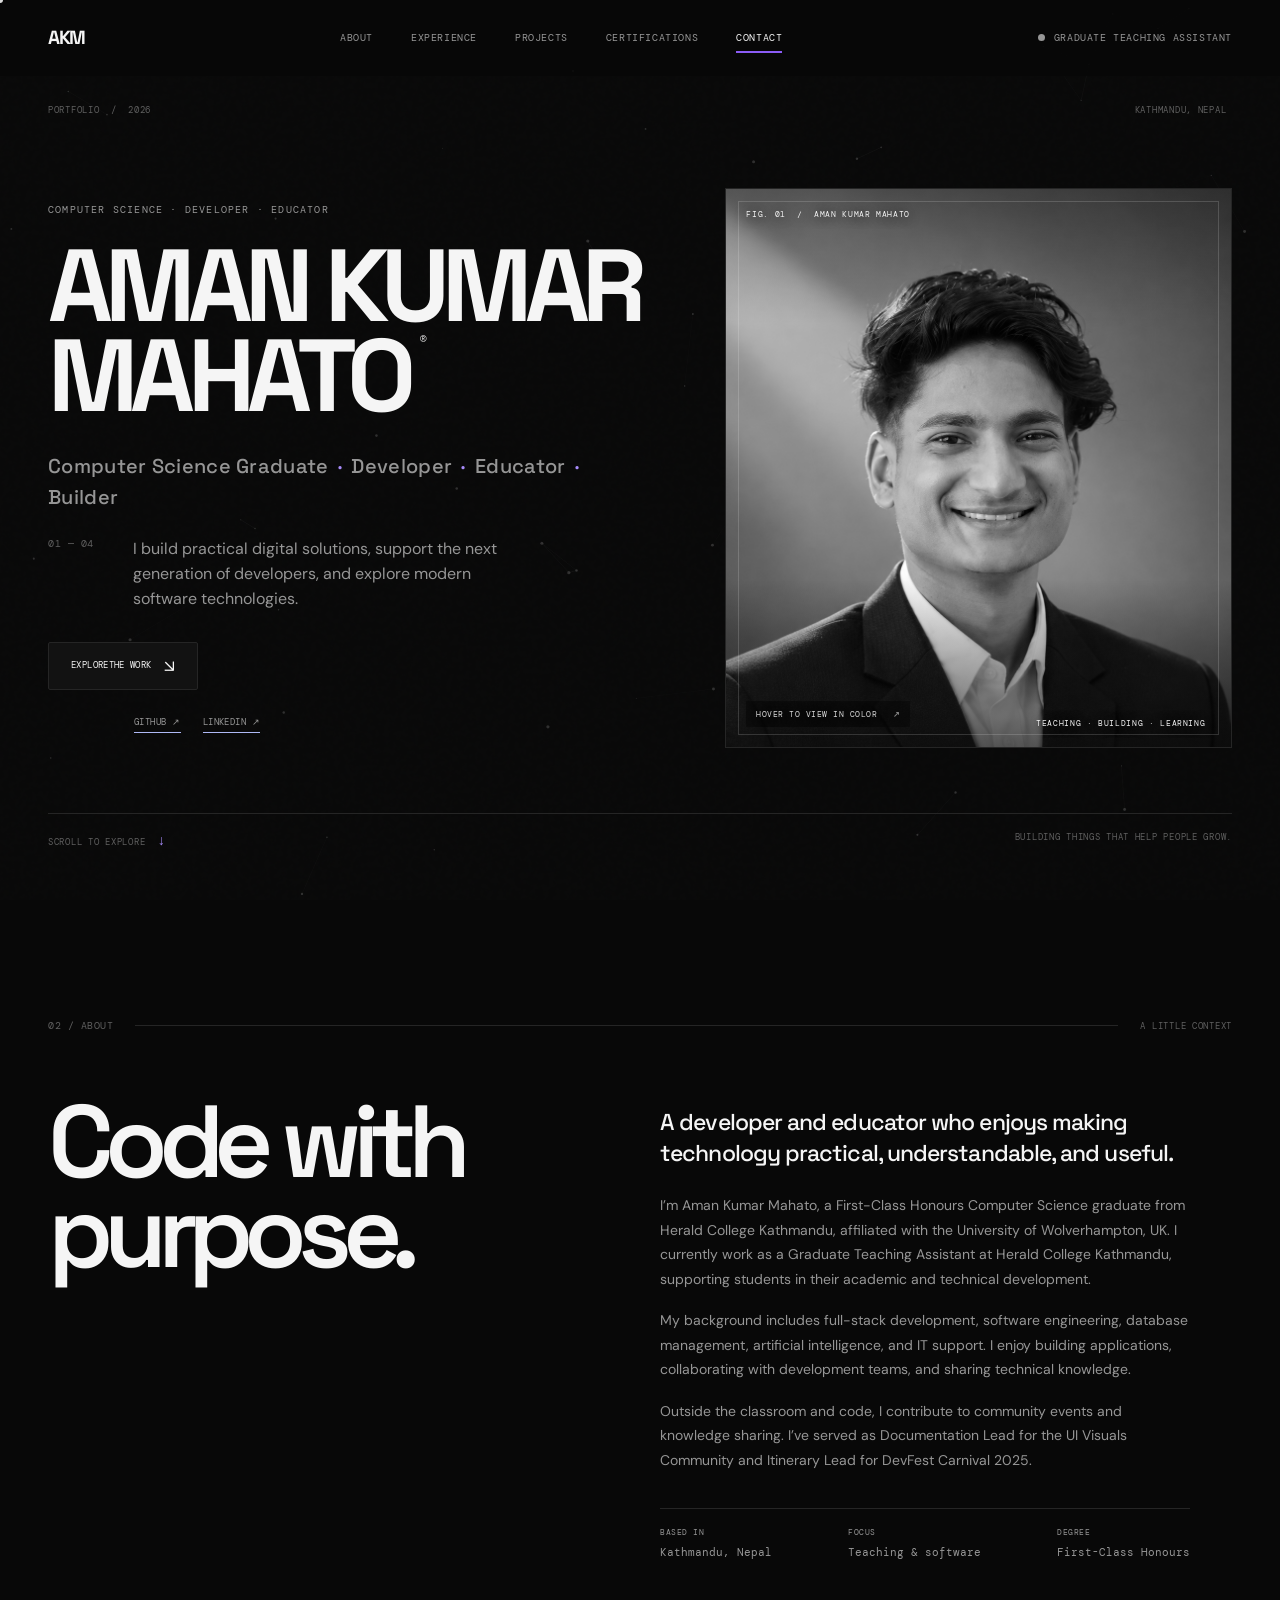
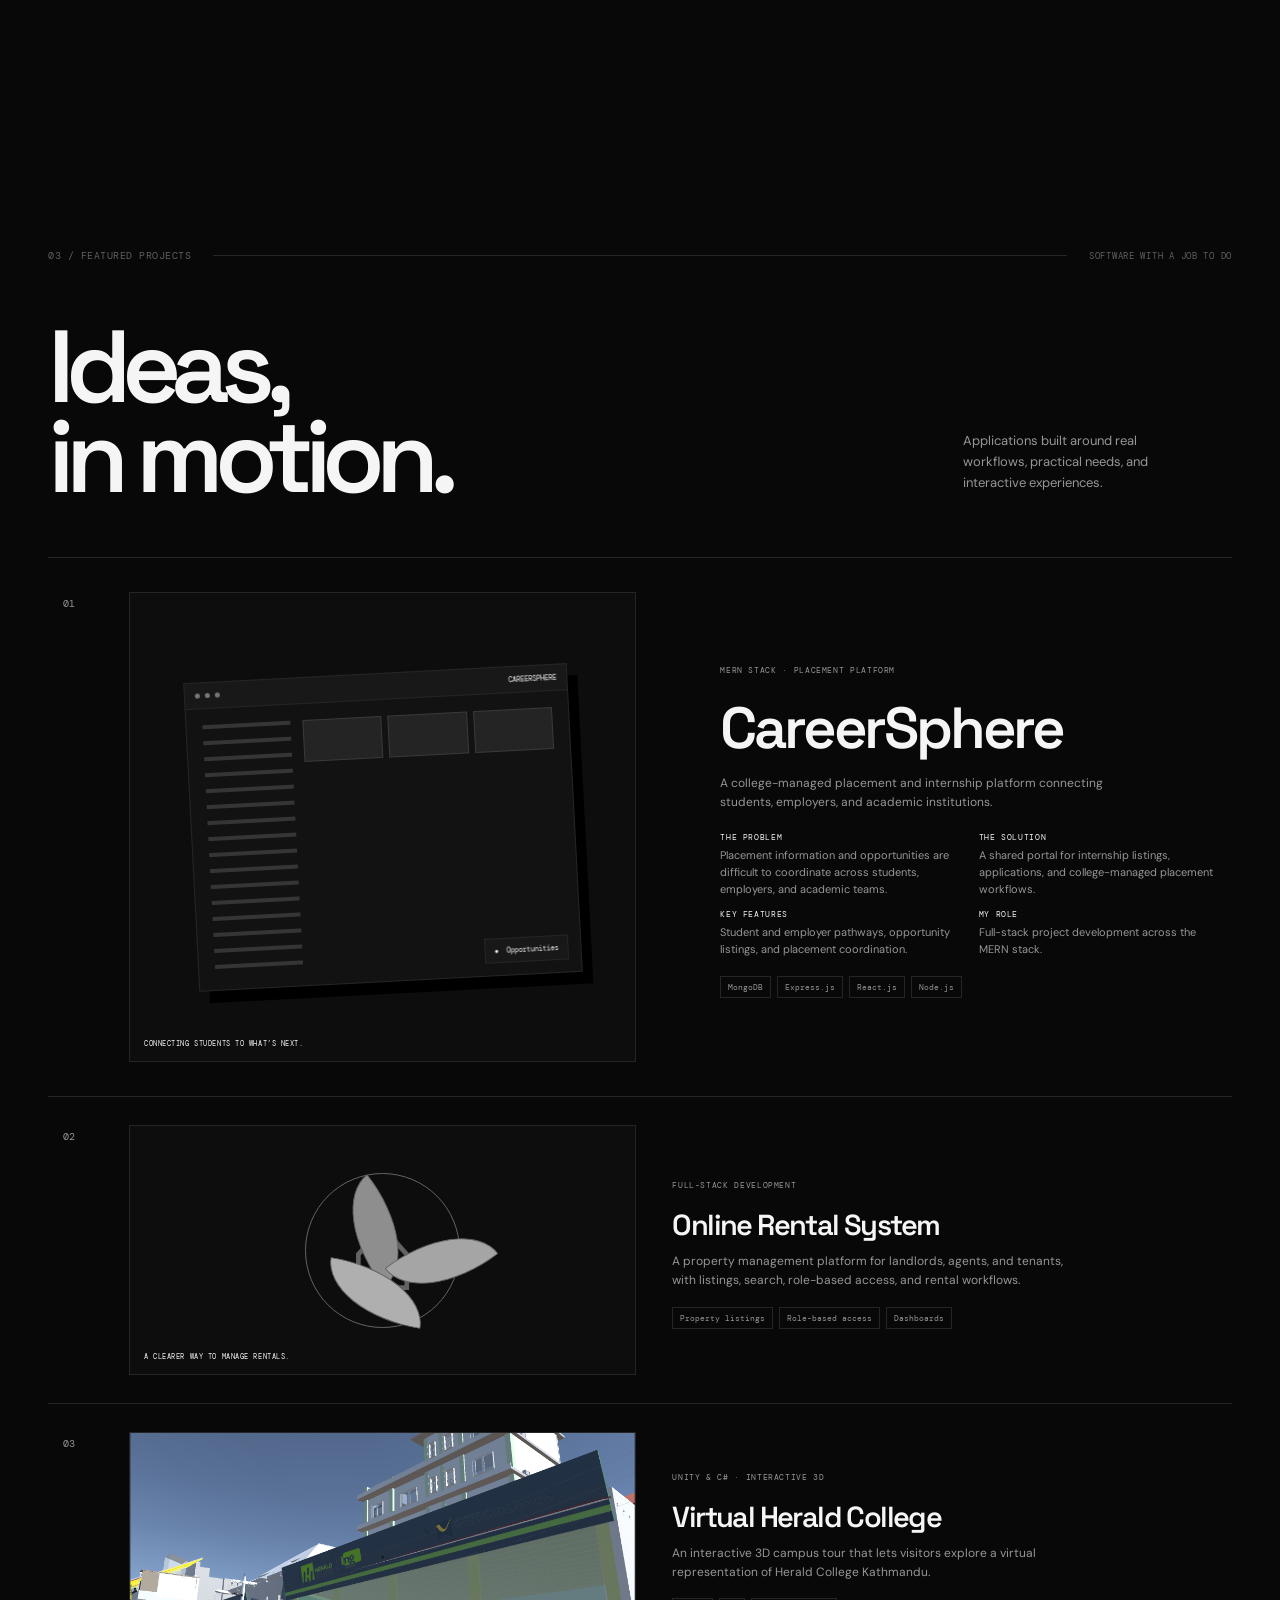
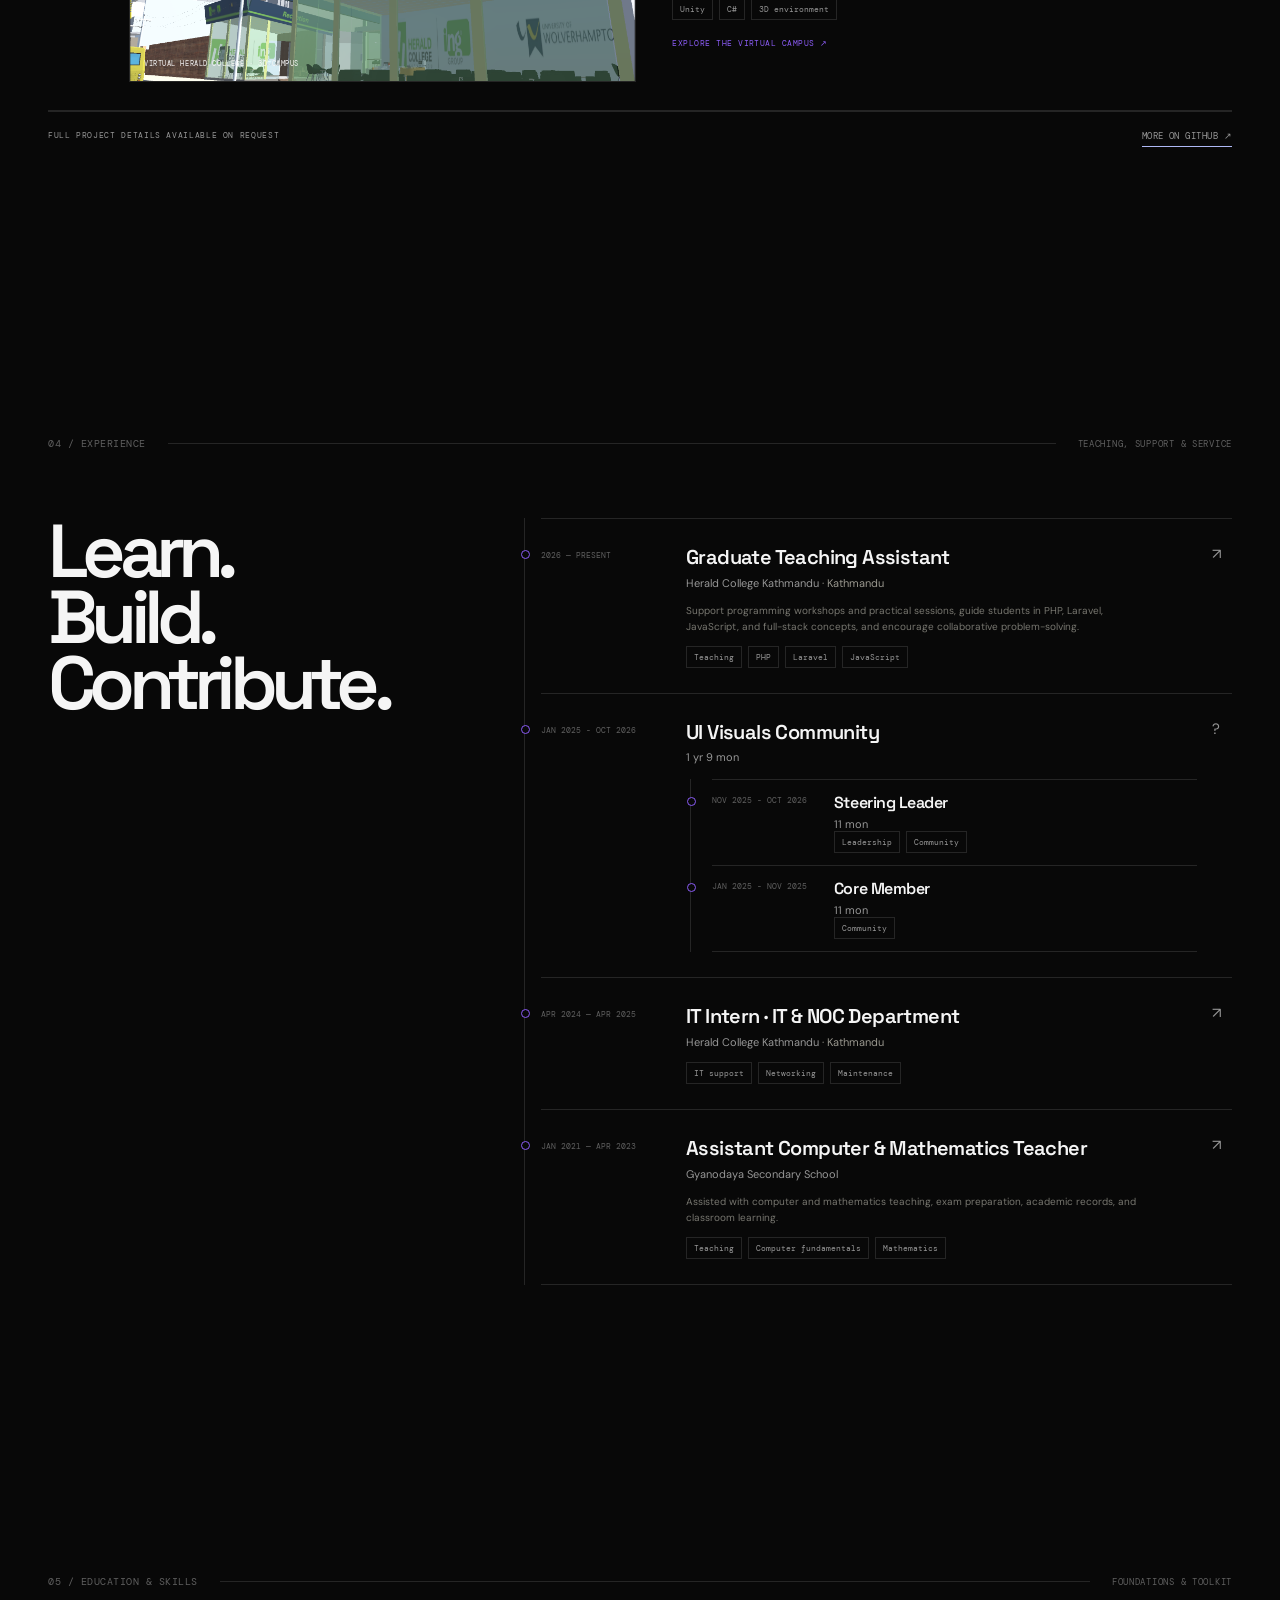
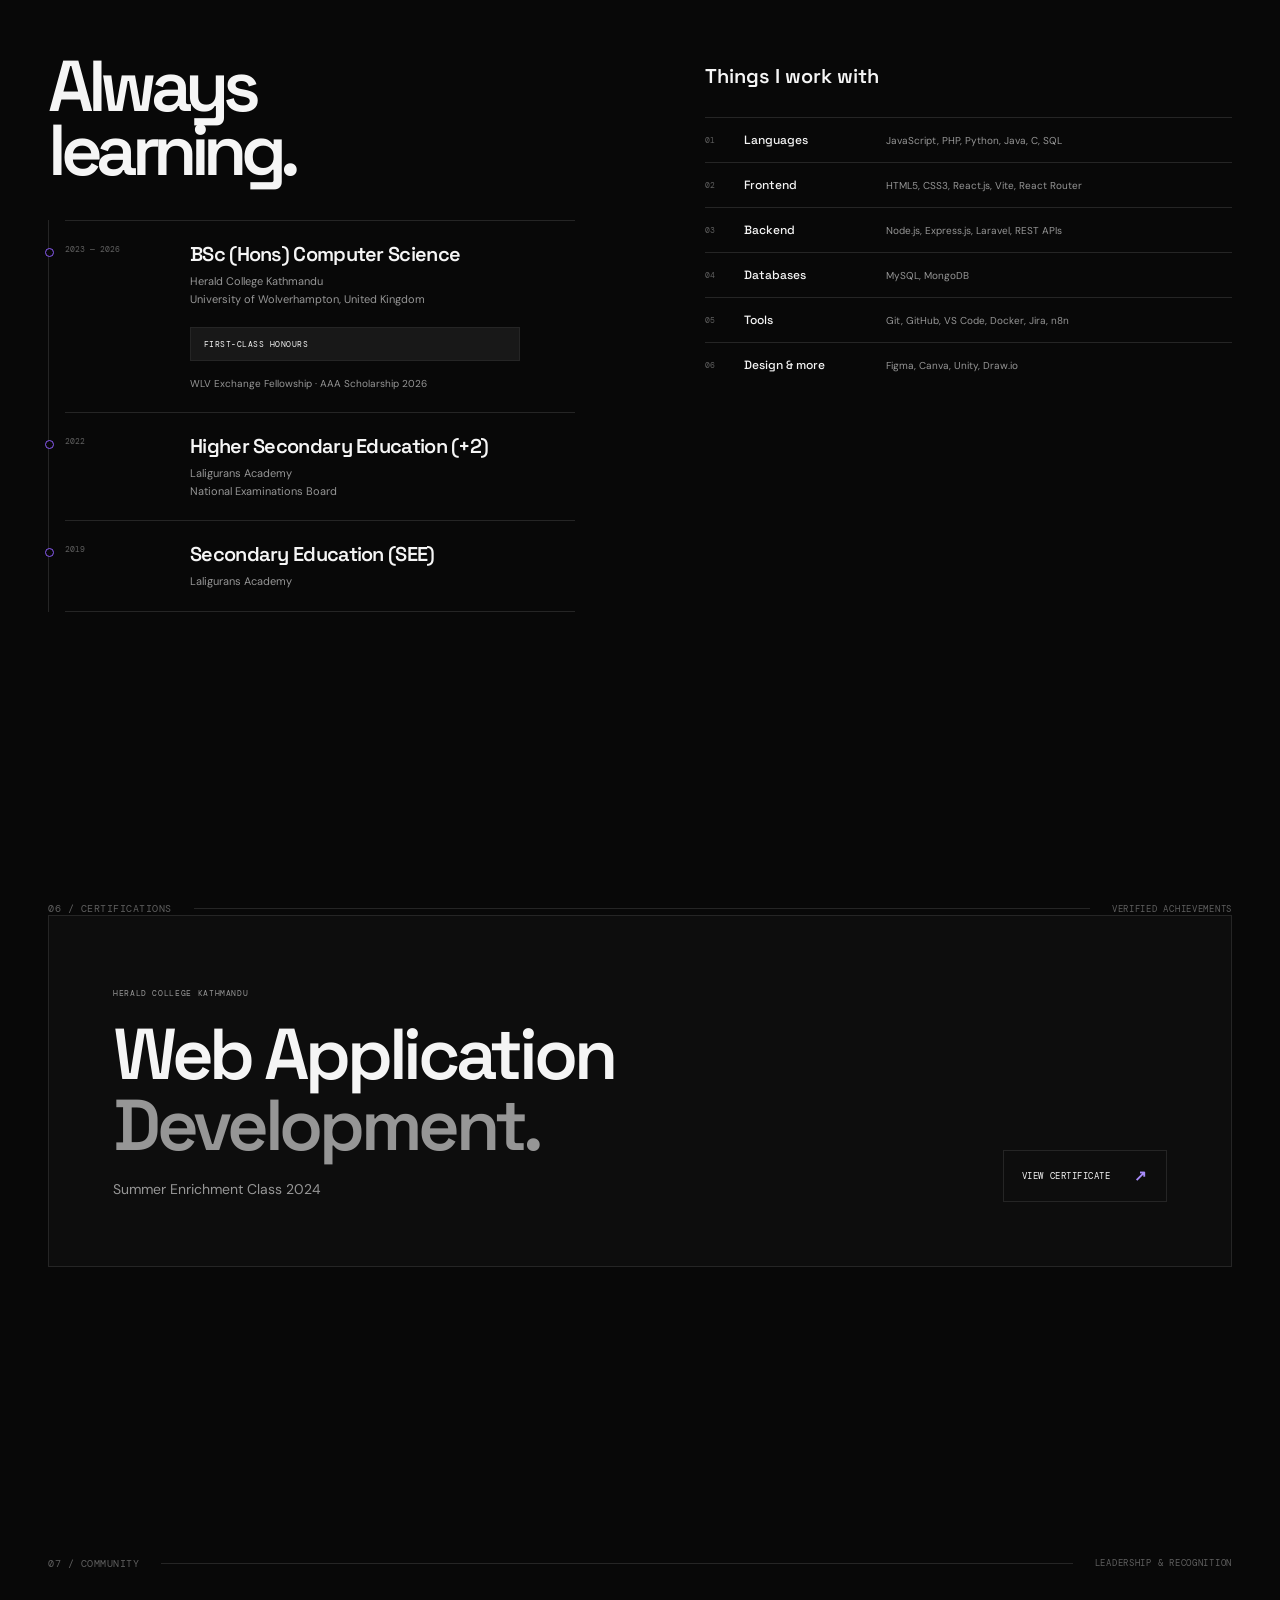
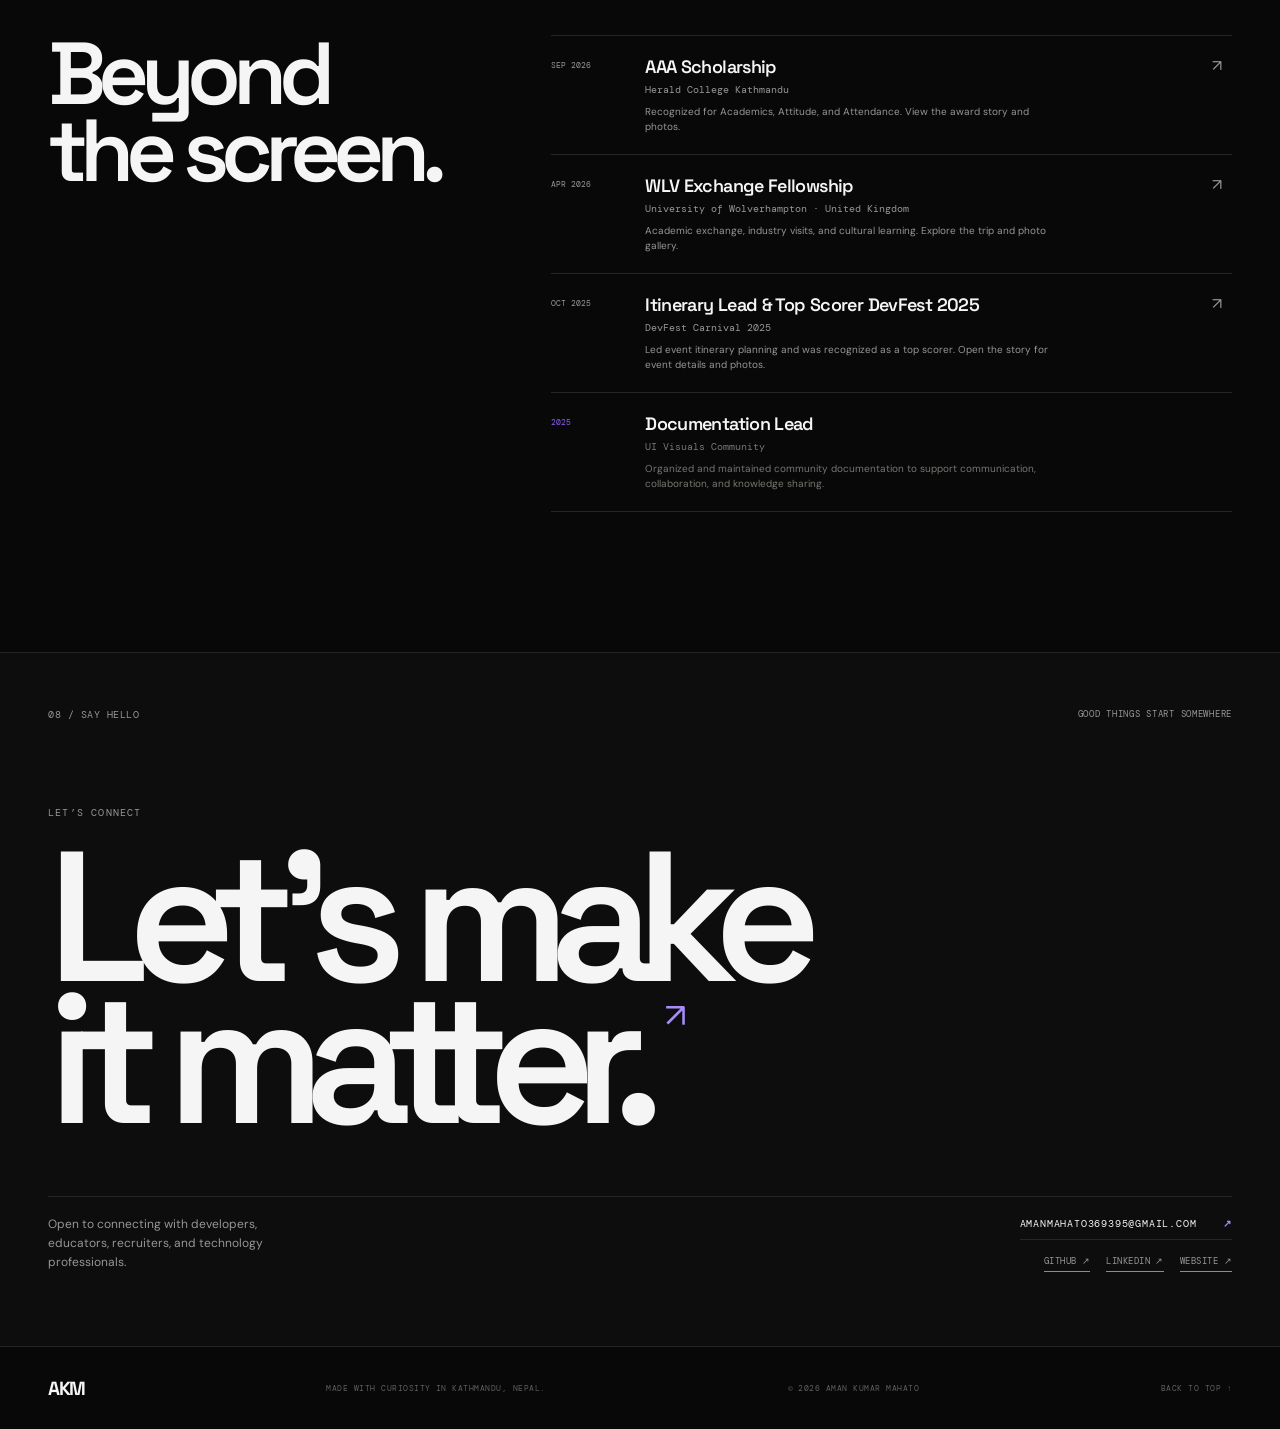
<file: index.html>
﻿<!doctype html>
<html lang="en">
  <head>
    <meta charset="utf-8" />
    <meta name="viewport" content="width=device-width, initial-scale=1" />
    <meta name="theme-color" content="#080808" />
    <meta
      name="description"
      content="Aman Kumar Mahato — First-Class Honours Computer Science graduate, Graduate Teaching Assistant, and full-stack developer in Kathmandu, Nepal."
    />
    <title>Aman Kumar Mahato | Computer Science Graduate</title>
    <link rel="preconnect" href="https://fonts.googleapis.com" />
    <link rel="preconnect" href="https://fonts.gstatic.com" crossorigin />
    <link
      href="https://fonts.googleapis.com/css2?family=DM+Mono:wght@400;500&family=DM+Sans:wght@400;500;600;700&family=Space+Grotesk:wght@400;500;600;700&display=swap"
      rel="stylesheet"
    />
    <link rel="stylesheet" href="styles.css" />
  </head>
  <body>
    <div class="grain" aria-hidden="true"></div>
    <canvas class="constellation-canvas" aria-hidden="true"></canvas>
    <header class="topbar">
      <a class="wordmark" href="#home" aria-label="Aman Kumar Mahato home"
        ><span>AKM</span></a
      >
      <nav aria-label="Main navigation">
        <a href="#about">About</a><a href="#experience">Experience</a
        ><a href="#work">Projects</a><a href="#certifications">Certifications</a
        ><a href="#contact">Contact</a>
      </nav>
      <a class="availability" href="mailto:amanmahato369395@gmail.com"
        ><span></span> Graduate Teaching Assistant</a
      >
      <button
        class="menu-toggle"
        aria-label="Open navigation"
        aria-expanded="false"
      >
        <b></b><b></b>
      </button>
    </header>

    <main id="home">
      <section class="hero wrap">
        <div class="hero-topline">
          <span>PORTFOLIO&nbsp; / &nbsp;2026</span
          ><span>KATHMANDU, NEPAL&nbsp; </span>
        </div>
        <div class="hero-grid">
          <div class="hero-copy">
            <p class="eyebrow">
              COMPUTER SCIENCE &#183; DEVELOPER &#183; EDUCATOR
            </p>
            <h1>AMAN KUMAR<br /><span>MAHATO</span><sup>&#174;</sup></h1>
            <p class="hero-role">
              Computer Science Graduate <i>&#183;</i> Developer
              <i>&#183;</i> Educator <i>&#183;</i> Builder
            </p>
            <div class="intro-row">
              <span class="index">01 — 04</span>
              <p>
                I build practical digital solutions, support the next generation
                of developers, and explore modern software technologies.
              </p>
            </div>
            <a class="round-link" href="#work"
              ><span>EXPLORE<br />THE WORK</span><b>↘</b></a
            >
            <div class="hero-social">
              <a
                href="https://github.com/amanmahat0"
                target="_blank"
                rel="noreferrer"
              >
                GITHUB &#8599;
              </a>
              <a
                href="https://www.linkedin.com/in/amanmahat0/"
                target="_blank"
                rel="noreferrer"
              >
                LINKEDIN &#8599;
              </a>
            </div>
          </div>
          <figure class="hero-art profile-frame">
            <img
              class="profile-photo"
              src="images/home/profile.png"
              alt="Aman Kumar Mahato"
            />
            <span class="art-label label-top"
              >FIG. 01&nbsp; / &nbsp;AMAN KUMAR MAHATO</span
            >
            <span class="photo-hint"
              >HOVER TO VIEW IN COLOR <b>&#8599;</b></span
            >
            <span class="art-label label-bottom"
              >TEACHING &#183; BUILDING &#183; LEARNING&nbsp; </span
            >
          </figure>
        </div>
        <div class="hero-bottom">
          <span>SCROLL TO EXPLORE <b>↓</b></span
          ><span>BUILDING THINGS THAT HELP PEOPLE GROW.</span>
        </div>
      </section>

      <section class="about wrap section" id="about">
        <div class="section-head">
          <span class="index">02 / ABOUT</span><span class="rule"></span
          ><span class="aside">A LITTLE CONTEXT</span>
        </div>
        <div class="about-grid">
          <h2>Code with<br /><span>purpose.</span></h2>
          <div class="about-body">
            <p class="large">
              A developer and educator who enjoys making technology practical,
              understandable, and useful.
            </p>
            <p>
              I’m Aman Kumar Mahato, a First-Class Honours Computer Science
              graduate from Herald College Kathmandu, affiliated with the
              University of Wolverhampton, UK. I currently work as a Graduate
              Teaching Assistant at Herald College Kathmandu, supporting
              students in their academic and technical development.
            </p>
            <p>
              My background includes full-stack development, software
              engineering, database management, artificial intelligence, and IT
              support. I enjoy building applications, collaborating with
              development teams, and sharing technical knowledge.
            </p>
            <p>
              Outside the classroom and code, I contribute to community events
              and knowledge sharing. I’ve served as Documentation Lead for the
              UI Visuals Community and Itinerary Lead for DevFest Carnival 2025.
            </p>
            <div class="facts">
              <div>
                <small>BASED IN</small><strong>Kathmandu, Nepal</strong>
              </div>
              <div>
                <small>FOCUS</small><strong>Teaching &amp; software</strong>
              </div>
              <div>
                <small>DEGREE</small><strong>First-Class Honours</strong>
              </div>
            </div>
          </div>
        </div>
      </section>
      <section class="work wrap section" id="work">
        <div class="section-head">
          <span class="index">03 / FEATURED PROJECTS</span
          ><span class="rule"></span
          ><span class="aside">SOFTWARE WITH A JOB TO DO</span>
        </div>
        <div class="work-title">
          <h2>Ideas,<br /><span>in motion.</span></h2>
          <p>
            Applications built around real workflows, practical needs, and
            interactive experiences.
          </p>
        </div>
        <div class="project-list">
          <article class="project project-feature">
            <span class="project-no">01</span>
            <div class="project-visual inventory">
              <div class="screen">
                <div class="screen-bar">
                  <i></i><i></i><i></i><b>CAREERSPHERE</b>
                </div>
                <div class="screen-body">
                  <div class="screen-side"></div>
                  <div class="screen-cards"><i></i><i></i><i></i></div>
                  <div class="screen-chat">●&nbsp; Opportunities</div>
                </div>
              </div>
              <span class="visual-caption"
                >CONNECTING STUDENTS TO WHAT’S NEXT.</span
              >
            </div>
            <div class="project-info">
              <div>
                <span class="project-type"
                  >MERN STACK &#183; PLACEMENT PLATFORM</span
                >
                <h3>CareerSphere</h3>
                <p>
                  A college-managed placement and internship platform connecting
                  students, employers, and academic institutions.
                </p>
                <div class="project-context">
                  <p>
                    <b>THE PROBLEM</b>Placement information and opportunities
                    are difficult to coordinate across students, employers, and
                    academic teams.
                  </p>
                  <p>
                    <b>THE SOLUTION</b>A shared portal for internship listings,
                    applications, and college-managed placement workflows.
                  </p>
                  <p>
                    <b>KEY FEATURES</b>Student and employer pathways,
                    opportunity listings, and placement coordination.
                  </p>
                  <p>
                    <b>MY ROLE</b>Full-stack project development across the MERN
                    stack.
                  </p>
                </div>
                <div class="tags">
                  <i>MongoDB</i><i>Express.js</i><i>React.js</i><i>Node.js</i>
                </div>
              </div>
            </div>
          </article>
          <article class="project">
            <span class="project-no">02</span>
            <div class="project-visual plant">
              <div class="plant-circle">⌂</div>
              <div class="plant-leaf leaf-a"></div>
              <div class="plant-leaf leaf-b"></div>
              <div class="plant-leaf leaf-c"></div>
              <span class="visual-caption"
                >A CLEARER WAY TO MANAGE RENTALS.</span
              >
            </div>
            <div class="project-info">
              <div>
                <span class="project-type">FULL-STACK DEVELOPMENT</span>
                <h3>Online Rental System</h3>
                <p>
                  A property management platform for landlords, agents, and
                  tenants, with listings, search, role-based access, and rental
                  workflows.
                </p>
                <div class="tags">
                  <i>Property listings</i><i>Role-based access</i
                  ><i>Dashboards</i>
                </div>
              </div>
            </div>
          </article>
          <article class="project">
            <span class="project-no">03</span>
            <div class="project-visual network">
              <img
                class="project-image"
                src="images/home/virtualHCK.png"
                alt="3D view of the Virtual Herald College Kathmandu campus"
                loading="lazy"
              />
              <span class="visual-caption">VIRTUAL HERALD COLLEGE · 3D CAMPUS</span>
            </div>
            <div class="project-info">
              <div>
                <span class="project-type"
                  >UNITY &amp; C# &#183; INTERACTIVE 3D</span
                >
                <h3>Virtual Herald College</h3>
                <p>
                  An interactive 3D campus tour that lets visitors explore a
                  virtual representation of Herald College Kathmandu.
                </p>
                <div class="tags">
                  <i>Unity</i><i>C#</i><i>3D environment</i>
                </div>
                <a
                  class="project-link"
                  href="https://amanmahato.itch.io/virtual-herald-college-kathmandu"
                  target="_blank"
                  rel="noreferrer"
                  >EXPLORE THE VIRTUAL CAMPUS &#8599;</a
                >
              </div>
            </div>
          </article>
        </div>
        <div class="work-note">
          <span>FULL PROJECT DETAILS AVAILABLE ON REQUEST</span
          ><a
            href="https://github.com/amanmahat0"
            target="_blank"
            rel="noreferrer"
            >MORE ON GITHUB &#8599;</a
          >
        </div>
      </section>

      <section class="experience wrap section" id="experience">
        <div class="section-head">
          <span class="index">04 / EXPERIENCE</span><span class="rule"></span
          ><span class="aside">TEACHING, SUPPORT &amp; SERVICE</span>
        </div>
        <div class="experience-grid">
          <h2>Learn.<br />Build.<br /><span>Contribute.</span></h2>
          <div class="timeline">
            <article>
              <span class="timeline-date">2026 — PRESENT</span>
              <div>
                <h3>Graduate Teaching Assistant</h3>
                <p>Herald College Kathmandu <span>&#183; Kathmandu</span></p>
                <p class="timeline-detail">
                  Support programming workshops and practical sessions, guide
                  students in PHP, Laravel, JavaScript, and full-stack concepts,
                  and encourage collaborative problem-solving.
                </p>
                <div class="tags">
                  <i>Teaching</i><i>PHP</i><i>Laravel</i><i>JavaScript</i>
                </div>
              </div>
              <b>&#8599;</b>
            </article>
            <div class="company-group">
              <span class="timeline-date">JAN 2025 - OCT 2026</span>
              <div class="company-content">
                <div class="company-heading">
                  <h3>
                    <a
                      href="https://www.linkedin.com/company/76177781/"
                      target="_blank"
                      rel="noreferrer"
                      >UI Visuals Community</a
                    >
                  </h3>
                  <p>1 yr 9 mon</p>
                </div>
                <div class="company-roles">
                  <article>
                    <span class="timeline-date">NOV 2025 - OCT 2026</span>
                    <div>
                      <h3>Steering Leader</h3>
                      <p>11 mon</p>
                      <div class="tags"><i>Leadership</i><i>Community</i></div>
                    </div>
                  </article>
                  <article>
                    <span class="timeline-date">JAN 2025 - NOV 2025</span>
                    <div>
                      <h3>Core Member</h3>
                      <p>11 mon</p>
                      <div class="tags"><i>Community</i></div>
                    </div>
                  </article>
                </div>
              </div>
              <b>?</b>
            </div>
            <article>
              <span class="timeline-date">APR 2024 — APR 2025</span>
              <div>
                <h3>IT Intern &#183; IT &amp; NOC Department</h3>
                <p>Herald College Kathmandu <span>&#183; Kathmandu</span></p>
                <div class="tags">
                  <i>IT support</i><i>Networking</i><i>Maintenance</i>
                </div>
              </div>
              <b>&#8599;</b>
            </article>
            <article>
              <span class="timeline-date">JAN 2021 — APR 2023</span>
              <div>
                <h3>Assistant Computer &amp; Mathematics Teacher</h3>
                <p>Gyanodaya Secondary School</p>
                <p class="timeline-detail">
                  Assisted with computer and mathematics teaching, exam
                  preparation, academic records, and classroom learning.
                </p>
                <div class="tags">
                  <i>Teaching</i><i>Computer fundamentals</i><i>Mathematics</i>
                </div>
              </div>
              <b>&#8599;</b>
            </article>
          </div>
        </div>
      </section>

      <section class="education wrap section">
        <div class="section-head">
          <span class="index">05 / EDUCATION &amp; SKILLS</span
          ><span class="rule"></span
          ><span class="aside">FOUNDATIONS &amp; TOOLKIT</span>
        </div>
        <div class="edu-grid">
          <div>
            <h2>Always<br /><span>learning.</span></h2>
            <div class="education-timeline">
              <article class="education-card">
                <span class="education-date">2023 — 2026</span>
                <div>
                  <h3>BSc (Hons) Computer Science</h3>
                  <p>
                    Herald College Kathmandu<br />University of Wolverhampton,
                    United Kingdom
                  </p>
                  <div class="award">FIRST-CLASS HONOURS</div>
                  <small
                    >WLV Exchange Fellowship &#183; AAA Scholarship 2026</small
                  >
                </div>
              </article>
              <article class="education-card secondary">
                <span class="education-date">2022</span>
                <div>
                  <h3>Higher Secondary Education (+2)</h3>
                  <p>Laligurans Academy<br />National Examinations Board</p>
                </div>
              </article>
              <article class="education-card secondary">
                <span class="education-date">2019</span>
                <div>
                  <h3>Secondary Education (SEE)</h3>
                  <p>Laligurans Academy</p>
                </div>
              </article>
            </div>
          </div>
          <div class="skills">
            <h3>Things I work with</h3>
            <div class="skill-row">
              <span>01</span><b>Languages</b>
              <p>JavaScript, PHP, Python, Java, C, SQL</p>
            </div>
            <div class="skill-row">
              <span>02</span><b>Frontend</b>
              <p>HTML5, CSS3, React.js, Vite, React Router</p>
            </div>
            <div class="skill-row">
              <span>03</span><b>Backend</b>
              <p>Node.js, Express.js, Laravel, REST APIs</p>
            </div>
            <div class="skill-row">
              <span>04</span><b>Databases</b>
              <p>MySQL, MongoDB</p>
            </div>
            <div class="skill-row">
              <span>05</span><b>Tools</b>
              <p>Git, GitHub, VS Code, Docker, Jira, n8n</p>
            </div>
            <div class="skill-row">
              <span>06</span><b>Design &amp; more</b>
              <p>Figma, Canva, Unity, Draw.io</p>
            </div>
          </div>
        </div>
      </section>

      <section class="certifications wrap section" id="certifications">
        <div class="section-head">
          <span class="index">06 / CERTIFICATIONS</span
          ><span class="rule"></span
          ><span class="aside">VERIFIED ACHIEVEMENTS</span>
        </div>
        <div class="certification-card">
          <div>
            <span class="project-type">HERALD COLLEGE KATHMANDU</span>
            <h2>Web Application<br /><span>Development.</span></h2>
            <p>Summer Enrichment Class 2024</p>
          </div>
          <a
            class="certification-link"
            href="https://certificate.heraldcollege.edu.np/certificate/share/A230066VYB6J"
            target="_blank"
            rel="noopener noreferrer"
            >VIEW CERTIFICATE <b>&#8599;</b></a
          >
        </div>
      </section>

      <section class="leadership wrap section">
        <div class="section-head">
          <span class="index">07 / COMMUNITY</span><span class="rule"></span
          ><span class="aside">LEADERSHIP &amp; RECOGNITION</span>
        </div>
        <div class="leadership-grid">
          <h2>Beyond<br /><span>the screen.</span></h2>
          <div class="leadership-list">
            <a class="leadership-link" href="scholarship.html"
              ><span>SEP 2026</span>
              <div>
                <h3>AAA Scholarship</h3>
                <p>Herald College Kathmandu</p>
                <small
                  >Recognized for Academics, Attitude, and Attendance. View the
                  award story and photos.</small
                >
              </div>
              <i>&#8599;</i></a
            ><a class="leadership-link" href="fellowship.html"
              ><span>APR 2026</span>
              <div>
                <h3>WLV Exchange Fellowship</h3>
                <p>University of Wolverhampton &#183; United Kingdom</p>
                <small
                  >Academic exchange, industry visits, and cultural learning.
                  Explore the trip and photo gallery.</small
                >
              </div>
              <i>&#8599;</i></a
            ><a class="leadership-link" href="devfest.html"
              ><span>OCT 2025</span>
              <div>
                <h3>Itinerary Lead &amp; Top Scorer DevFest 2025</h3>
                <p>DevFest Carnival 2025</p>
                <small
                  >Led event itinerary planning and was recognized as a top
                  scorer. Open the story for event details and photos.</small
                >
              </div>
              <i>&#8599;</i></a
            >
            <article>
              <span>2025</span>
              <div>
                <h3>Documentation Lead</h3>
                <p>UI Visuals Community</p>
                <small
                  >Organized and maintained community documentation to support
                  communication, collaboration, and knowledge sharing.</small
                >
              </div>
            </article>
          </div>
        </div>
      </section>

      <section class="contact" id="contact">
        <div class="wrap contact-inner">
          <div class="section-head">
            <span class="index">08 / SAY HELLO</span><span class="rule"></span
            ><span class="aside">GOOD THINGS START SOMEWHERE</span>
          </div>
          <p class="eyebrow">LET’S CONNECT</p>
          <h2>
            Let’s make<br /><span>it matter.</span
            ><a href="mailto:amanmahato369395@gmail.com" aria-label="Email Aman"
              >&#8599;</a
            >
          </h2>
          <div class="contact-bottom">
            <p>
              Open to connecting with developers, educators, recruiters, and
              technology professionals.
            </p>
            <div class="contact-links">
              <a class="email-link" href="mailto:amanmahato369395@gmail.com"
                >AMANMAHATO369395@GMAIL.COM <b>&#8599;</b></a
              >
              <div class="social-links">
                <a
                  href="https://github.com/amanmahat0"
                  target="_blank"
                  rel="noreferrer"
                >
                  GITHUB &#8599;
                </a>
                <a
                  href="https://www.linkedin.com/in/amanmahat0/"
                  target="_blank"
                  rel="noreferrer"
                >
                  LINKEDIN &#8599;
                </a>
                <a
                  href="https://amanmahato.com.np"
                  target="_blank"
                  rel="noreferrer"
                >
                  WEBSITE &#8599;
                </a>
              </div>
            </div>
          </div>
        </div>
      </section>
    </main>
    <footer class="footer wrap">
      <a class="wordmark" href="#home"><span>AKM</span></a
      ><span>MADE WITH CURIOSITY IN KATHMANDU, NEPAL.</span
      ><span>&#169; 2026 AMAN KUMAR MAHATO</span
      ><a href="#home">BACK TO TOP &#8593;</a>
    </footer>
    <script src="script.js"></script>
  </body>
</html>
</file>
<file: styles.css>
﻿:root {
  --paper: #caf0f8;
  --ink: #03045e;
  --blue: #0077b6;
  --orange: #00b4d8;
  --line: #90e0ef;
  --muted: #0077b6;
  --mono: "DM Mono", monospace;
  --sans: "DM Sans", sans-serif;
  --display: "Space Grotesk", sans-serif;
}
* {
  box-sizing: border-box;
}
html {
  scroll-behavior: smooth;
}
body {
  margin: 0;
  background: var(--paper);
  color: var(--ink);
  font-family: var(--sans);
  -webkit-font-smoothing: antialiased;
}
.grain {
  position: fixed;
  inset: 0;
  pointer-events: none;
  opacity: 0.15;
  z-index: 5;
  background-image: url("data:image/svg+xml,%3Csvg viewBox='0 0 180 180' xmlns='http://www.w3.org/2000/svg'%3E%3Cfilter id='n'%3E%3CfeTurbulence type='fractalNoise' baseFrequency='.88' numOctaves='3' stitchTiles='stitch'/%3E%3C/filter%3E%3Crect width='100%25' height='100%25' filter='url(%23n)' opacity='.13'/%3E%3C/svg%3E");
}
.wrap {
  width: min(1280px, calc(100% - 96px));
  margin: auto;
}
.topbar {
  height: 76px;
  display: flex;
  align-items: center;
  justify-content: space-between;
  padding: 0 48px;
  border-bottom: 1px solid var(--line);
  position: relative;
  z-index: 10;
}
.wordmark {
  font: 700 19px var(--display);
  letter-spacing: -1.5px;
  display: flex;
  align-items: start;
  gap: 3px;
  color: var(--ink);
  text-decoration: none;
}
.wordmark i {
  font-size: 10px;
  color: var(--blue);
  font-style: normal;
}
.topbar nav {
  display: flex;
  gap: 38px;
}
.topbar nav a,
.availability {
  font: 10px var(--mono);
  text-transform: uppercase;
  letter-spacing: 0.06em;
  color: var(--ink);
  text-decoration: none;
}
.topbar nav a {
  transition: color 0.2s;
}
.topbar nav a:hover {
  color: var(--blue);
}
.availability {
  display: flex;
  align-items: center;
  gap: 9px;
}
.availability span {
  width: 7px;
  height: 7px;
  border-radius: 50%;
  background: #86a84c;
  box-shadow: 0 0 0 4px #86a84c20;
}
.menu-toggle {
  display: none;
}
.hero {
  padding: 25px 0 20px;
}
.hero-topline,
.hero-bottom {
  display: flex;
  justify-content: space-between;
  font: 9px var(--mono);
  letter-spacing: 0.08em;
}
.asterisk {
  color: var(--orange);
  font-size: 15px;
}
.hero-grid {
  display: grid;
  grid-template-columns: 1.1fr 0.9fr;
  gap: 5%;
  align-items: center;
  padding: 63px 0 42px;
}
.eyebrow {
  font: 10px var(--mono);
  letter-spacing: 0.12em;
  color: var(--blue);
  margin: 0 0 25px;
}
.hero h1 {
  font: 700 clamp(70px, 11.7vw, 158px)/0.79 var(--display);
  letter-spacing: -0.105em;
  margin: 0 0 42px;
}
.hero h1 span {
  color: var(--blue);
}
.hero h1 sup {
  font: 11px var(--mono);
  letter-spacing: 0;
  vertical-align: top;
  margin-left: 12px;
}
.intro-row {
  display: grid;
  grid-template-columns: 72px minmax(0, 400px);
  gap: 13px;
  align-items: start;
}
.index {
  font: 10px var(--mono);
  color: var(--blue);
  letter-spacing: 0.05em;
}
.intro-row p {
  font-size: 16px;
  line-height: 1.55;
  margin: 0;
  color: #555650;
}
.intro-row em {
  color: var(--ink);
  font-style: normal;
  font-weight: 700;
}
.round-link {
  width: 100px;
  height: 100px;
  border: 1px solid var(--ink);
  border-radius: 50%;
  display: flex;
  align-items: center;
  justify-content: center;
  position: relative;
  text-decoration: none;
  color: var(--ink);
  font: 8px/1.5 var(--mono);
  letter-spacing: 0.04em;
  margin: 37px 0 0 86px;
  transition: 0.25s;
}
.round-link b {
  position: absolute;
  right: 13px;
  top: 11px;
  font: 17px var(--sans);
}
.round-link:hover {
  background: var(--blue);
  color: white;
  border-color: var(--blue);
  transform: rotate(-9deg);
}
.hero-art {
  height: 465px;
  background: #e2ded3;
  position: relative;
  overflow: hidden;
}
.art-circle {
  position: absolute;
  width: 440px;
  height: 440px;
  border-radius: 50%;
  background: #d5d0c2;
  left: 50%;
  top: 50%;
  transform: translate(-50%, -47%);
  border: 1px solid #bab5a8;
}
.art-sun {
  position: absolute;
  width: 125px;
  height: 125px;
  background: var(--orange);
  border-radius: 50%;
  top: 49px;
  right: 74px;
}
.art-line {
  position: absolute;
  width: 1px;
  height: 130%;
  background: #b9b4a8;
  top: -15%;
  left: 50%;
  transform: rotate(34deg);
}
.line-two {
  transform: rotate(-34deg);
}
.portrait-mark {
  position: absolute;
  width: 212px;
  height: 260px;
  border-radius: 48% 48% 8% 8%;
  background: var(--blue);
  color: var(--paper);
  left: 50%;
  top: 56%;
  transform: translate(-50%, -50%);
  display: grid;
  place-items: center;
  box-shadow: 16px 17px 0 #17215e;
}
.portrait-mark span {
  font: 600 74px var(--display);
  letter-spacing: -9px;
  transform: translateX(-4px);
}
.portrait-mark i {
  position: absolute;
  right: 18px;
  top: 17px;
  color: var(--orange);
  font-style: normal;
  font-size: 22px;
}
.art-label {
  position: absolute;
  font: 8px var(--mono);
  letter-spacing: 0.08em;
}
.label-top {
  top: 20px;
  left: 20px;
}
.label-bottom {
  bottom: 19px;
  right: 20px;
}
.hero-bottom {
  padding: 14px 0 0;
  border-top: 1px solid var(--line);
  color: var(--muted);
}
.hero-bottom b {
  font-size: 14px;
  color: var(--blue);
  margin-left: 6px;
}
.section {
  padding-top: 145px;
  padding-bottom: 140px;
}
.section-head {
  display: flex;
  align-items: center;
  gap: 22px;
}
.section-head .rule {
  height: 1px;
  background: var(--line);
  flex: 1;
}
.aside {
  font: 9px var(--mono);
  letter-spacing: 0.08em;
  color: var(--muted);
}
.about-grid {
  display: grid;
  grid-template-columns: 0.95fr 1.05fr;
  gap: 8%;
  margin-top: 65px;
}
.about h2,
.work-title h2,
.experience h2,
.edu-grid h2 {
  font: 600 clamp(62px, 8vw, 105px)/0.88 var(--display);
  letter-spacing: -0.09em;
  margin: 0;
}
.about h2 span,
.work-title h2 span,
.experience h2 span,
.edu-grid h2 span {
  color: var(--blue);
}
.about-body {
  max-width: 530px;
  padding-top: 10px;
}
.about-body p {
  font-size: 14px;
  line-height: 1.75;
  color: #5d5d57;
  margin: 0 0 17px;
}
.about-body .large {
  font: 500 23px/1.35 var(--display);
  letter-spacing: -0.04em;
  color: var(--ink);
  margin: 0 0 24px;
}
.facts {
  display: flex;
  justify-content: space-between;
  border-top: 1px solid var(--line);
  margin-top: 36px;
  padding-top: 18px;
  gap: 15px;
}
.facts div {
  display: grid;
  gap: 8px;
}
.facts small {
  font: 8px var(--mono);
  letter-spacing: 0.07em;
  color: var(--muted);
}
.facts strong {
  font: 11px var(--mono);
  font-weight: 400;
}
.marquee {
  overflow: hidden;
  background: var(--blue);
  color: var(--paper);
  white-space: nowrap;
  padding: 21px 0;
  transform: rotate(-1deg) scale(1.01);
}
.marquee-track {
  font: 600 18px var(--display);
  letter-spacing: 0.04em;
  word-spacing: 9px;
  animation: drift 25s linear infinite;
}
.marquee i {
  font-style: normal;
  color: #ff8c60;
  padding: 0 20px;
}
@keyframes drift {
  to {
    transform: translateX(-30%);
  }
}
.work-title {
  display: flex;
  justify-content: space-between;
  align-items: end;
  margin: 60px 0 55px;
}
.work-title p {
  width: 210px;
  font-size: 13px;
  line-height: 1.6;
  color: var(--muted);
  margin: 0 5% 9px 0;
}
.project-list {
  border-top: 1px solid var(--ink);
}
.project {
  display: grid;
  grid-template-columns: 46px minmax(250px, 0.95fr) minmax(270px, 1.05fr);
  gap: 20px;
  padding: 25px 0;
  border-bottom: 1px solid var(--line);
  text-decoration: none;
  color: var(--ink);
  align-items: center;
}
.project-no {
  font: 10px var(--mono);
  color: var(--blue);
  align-self: start;
  padding-top: 5px;
}
.project-visual {
  height: 250px;
  position: relative;
  overflow: hidden;
  display: grid;
  place-items: center;
}
.project-feature .project-visual {
  height: 330px;
}
.inventory {
  background: #dadbd1;
}
.screen {
  width: 76%;
  height: 66%;
  background: #f6f5f0;
  border: 1px solid #252727;
  box-shadow: 10px 12px 0 #a9aaa2;
  transform: rotate(-3deg);
  transition: transform 0.4s;
}
.project:hover .screen {
  transform: rotate(0) scale(1.025);
}
.screen-bar {
  height: 26px;
  border-bottom: 1px solid #ddd;
  display: flex;
  align-items: center;
  padding: 0 10px;
  gap: 5px;
}
.screen-bar i {
  width: 5px;
  height: 5px;
  border-radius: 50%;
  background: #eb6d4d;
}
.screen-bar i:nth-child(2) {
  background: #ecbf4b;
}
.screen-bar i:nth-child(3) {
  background: #92b36a;
}
.screen-bar b {
  font: 7px var(--mono);
  margin-left: auto;
}
.screen-body {
  display: grid;
  grid-template-columns: 25% 1fr;
  gap: 12px;
  padding: 16px;
  height: calc(100% - 26px);
  position: relative;
}
.screen-side {
  background: repeating-linear-gradient(
    to bottom,
    #d5d6cf 0 4px,
    transparent 4px 16px
  );
}
.screen-cards {
  display: grid;
  grid-template-columns: repeat(3, 1fr);
  gap: 6px;
  align-content: start;
}
.screen-cards i {
  height: 42px;
  background: #e7e8e1;
  border: 1px solid #d3d4cc;
}
.screen-cards i:first-child {
  background: #c3d1ff;
}
.screen-chat {
  position: absolute;
  right: 12px;
  bottom: 12px;
  background: var(--blue);
  color: white;
  padding: 7px 9px;
  font: 7px var(--mono);
}
.visual-caption {
  position: absolute;
  bottom: 13px;
  left: 14px;
  font: 7px var(--mono);
  letter-spacing: 0.08em;
}
.project-info {
  display: flex;
  justify-content: space-between;
  align-items: center;
  padding: 8px 4px 8px 16px;
}
.project-type {
  font: 8px var(--mono);
  letter-spacing: 0.08em;
  color: var(--blue);
}
.project-info h3 {
  font: 600 29px var(--display);
  letter-spacing: -0.055em;
  margin: 13px 0 9px;
}
.project-info p {
  font-size: 12px;
  line-height: 1.6;
  color: var(--muted);
  max-width: 370px;
  margin: 0 0 16px;
}
.tags {
  display: flex;
  gap: 6px;
  flex-wrap: wrap;
}
.tags i {
  font: 8px var(--mono);
  font-style: normal;
  border: 1px solid var(--line);
  padding: 5px 7px;
  color: #63635c;
}
.project-link {
  display: inline-block;
  margin-top: 18px;
  color: var(--blue);
  font: 8px var(--mono);
  letter-spacing: 0.06em;
  text-decoration: none;
  transition: color 0.2s;
}
.project-link:hover,
.project-link:focus-visible {
  color: var(--ink);
  text-decoration: underline;
  text-underline-offset: 4px;
}
.arrow {
  font: 22px var(--sans);
  align-self: flex-start;
  transition: transform 0.2s;
}
.project:hover .arrow {
  transform: translate(4px, -4px);
  color: var(--blue);
}
.plant {
  background: #d7e1cc;
}
.plant-circle {
  width: 155px;
  height: 155px;
  border: 1px solid #536b43;
  border-radius: 50%;
  display: grid;
  place-items: center;
  color: #536b43;
  font-size: 118px;
  line-height: 1;
}
.plant-leaf {
  position: absolute;
  width: 57px;
  height: 100px;
  border-radius: 100% 0 100% 0;
  background: #789866;
  border: 1px solid #536b43;
}
.leaf-a {
  transform: rotate(-38deg);
  left: 43%;
  top: 22%;
}
.leaf-b {
  transform: rotate(53deg);
  left: 56%;
  top: 34%;
  background: #97ad7b;
}
.leaf-c {
  transform: rotate(-81deg);
  left: 43%;
  top: 47%;
  background: #a1b78a;
}
.network {
  background: #dfd9d2;
}
.project-image {
  position: absolute;
  inset: 0;
  width: 100%;
  height: 100%;
  object-fit: cover;
  object-position: center;
}
.network-orbit {
  position: absolute;
  border: 1px solid #9b5c45;
  border-radius: 50%;
  width: 240px;
  height: 140px;
  transform: rotate(30deg);
}
.orbit-b {
  transform: rotate(-30deg);
  border-color: #b79073;
}
.network-node {
  width: 83px;
  height: 83px;
  border-radius: 50%;
  background: var(--orange);
  display: grid;
  place-items: center;
  text-align: center;
  font: 600 14px/0.95 var(--display);
  color: #fff;
  box-shadow: 0 0 0 9px #f26b3a2b;
  z-index: 1;
}
.sports {
  background: #e9d4c5;
}
.sports-word {
  font: 700 59px var(--display);
  color: #b8462d;
  letter-spacing: -0.1em;
  transform: rotate(-8deg);
}
.sports-word span {
  color: #293b92;
}
.sports-ball {
  position: absolute;
  width: 63px;
  height: 63px;
  border-radius: 50%;
  background: #252723;
  top: 24%;
  right: 28%;
  box-shadow: inset -15px -6px 0 #454740;
}
.sports-line {
  position: absolute;
  width: 140%;
  height: 1px;
  background: #b8462d;
  transform: rotate(-31deg);
  left: -20%;
}
.easy {
  background: #d5d8eb;
}
.easy-card {
  width: 180px;
  height: 148px;
  background: #f5f4ef;
  padding: 15px;
  box-shadow: 10px 10px 0 #a6a9bf;
  transform: rotate(4deg);
  transition: transform 0.4s;
}
.project:hover .easy-card {
  transform: rotate(0);
}
.easy-card > span {
  font: 600 15px var(--display);
  color: #4f5caa;
}
.calendar {
  display: grid;
  grid-template-columns: repeat(3, 1fr);
  text-align: center;
  margin: 13px 0 8px;
  gap: 4px;
}
.calendar b {
  font: 6px var(--mono);
  color: #777;
}
.calendar i {
  font: 9px var(--mono);
  font-style: normal;
  background: #e6e7f0;
  padding: 5px;
}
.calendar i:nth-of-type(2) {
  background: var(--blue);
  color: white;
}
.book-button {
  background: #4e5bb1;
  color: white;
  text-align: center;
  padding: 7px;
  font: 6px var(--mono);
}
.work-note {
  display: flex;
  justify-content: space-between;
  padding-top: 18px;
  font: 8px var(--mono);
  letter-spacing: 0.08em;
  color: var(--muted);
}
.experience {
  background: #e8e5dd;
  padding-left: max(48px, calc((100% - 1280px) / 2));
  padding-right: max(48px, calc((100% - 1280px) / 2));
  width: 100%;
}
.experience-grid {
  display: grid;
  grid-template-columns: 0.7fr 1.3fr;
  gap: 8%;
  margin-top: 68px;
}
.experience h2 {
  font-size: clamp(49px, 6vw, 75px);
}
.timeline article {
  display: grid;
  grid-template-columns: 130px 1fr 20px;
  gap: 15px;
  padding: 25px 0;
  border-top: 1px solid var(--line);
}
.timeline article:last-child {
  border-bottom: 1px solid var(--line);
}
.timeline-date {
  font: 8px var(--mono);
  color: var(--muted);
  padding-top: 6px;
}
.timeline h3 {
  font: 600 20px var(--display);
  letter-spacing: -0.03em;
  margin: 0 0 6px;
}
.timeline p {
  font-size: 11px;
  color: #686860;
  margin: 0 0 13px;
}
.timeline p span {
  color: #99978e;
}
.timeline article > b {
  font: 15px var(--sans);
  color: var(--blue);
}
.edu-grid {
  display: grid;
  grid-template-columns: 1fr 1fr;
  gap: 11%;
  margin-top: 67px;
}
.edu-grid h2 {
  font-size: 72px;
}
.education-card {
  border-top: 1px solid var(--ink);
  margin-top: 38px;
  padding: 20px 0 0;
}
.education-card h3 {
  font: 600 20px var(--display);
  letter-spacing: -0.035em;
  margin: 13px 0 6px;
}
.education-card p {
  font-size: 11px;
  color: var(--muted);
  line-height: 1.6;
  margin: 0;
}
.award {
  display: flex;
  justify-content: space-between;
  background: var(--blue);
  color: white;
  padding: 11px 13px;
  margin: 19px 0 10px;
  font: 8px var(--mono);
  letter-spacing: 0.06em;
  max-width: 330px;
}
.award i {
  font-size: 13px;
  color: #ff966b;
  font-style: normal;
}
.education-card small {
  font-size: 10px;
  color: var(--muted);
}
.education-card.secondary {
  margin-top: 34px;
  padding-top: 17px;
}
.skills {
  padding-top: 8px;
}
.skills > h3 {
  font: 600 20px var(--display);
  margin: 0 0 28px;
}
.skill-row {
  display: grid;
  grid-template-columns: 27px 130px 1fr;
  gap: 12px;
  padding: 14px 0;
  border-top: 1px solid var(--line);
  align-items: center;
}
.skill-row span {
  font: 8px var(--mono);
  color: var(--blue);
}
.skill-row b {
  font: 500 12px var(--display);
}
.skill-row p {
  font-size: 10px;
  color: var(--muted);
  margin: 0;
}
.language-line {
  border-top: 1px solid var(--ink);
  padding-top: 17px;
  margin-top: 20px;
  display: flex;
  justify-content: space-between;
}
.language-line span {
  font: 8px var(--mono);
  color: var(--muted);
}
.language-line b {
  font: 10px var(--mono);
  font-weight: 400;
}
.contact {
  background: var(--blue);
  color: var(--paper);
  padding: 55px 0 74px;
}
.contact .section-head .index {
  color: #ff9873;
}
.contact .section-head .rule {
  background: #6f83fa;
}
.contact .aside {
  color: #d3d8ff;
}
.contact .eyebrow {
  color: #ff9873;
  margin: 85px 0 27px;
}
.contact h2 {
  font: 600 clamp(88px, 14.5vw, 185px)/0.77 var(--display);
  letter-spacing: -0.11em;
  margin: 0;
}
.contact h2 span {
  color: #aebcff;
}
.contact h2 a {
  font: 34px var(--sans);
  color: #ff9873;
  text-decoration: none;
  vertical-align: top;
  display: inline-block;
  margin: 5px 0 0 20px;
  transition: transform 0.2s;
}
.contact h2 a:hover {
  transform: translate(5px, -5px);
}
.contact-bottom {
  display: flex;
  justify-content: space-between;
  align-items: end;
  border-top: 1px solid #7184fa;
  margin-top: 65px;
  padding-top: 18px;
}
.contact-bottom p {
  max-width: 250px;
  font-size: 12px;
  line-height: 1.6;
  color: #d1d7ff;
  margin: 0;
}
.email-link {
  font: 10px var(--mono);
  color: white;
  text-decoration: none;
  letter-spacing: 0.08em;
  border-bottom: 1px solid #aebcff;
  padding-bottom: 9px;
}
.email-link b {
  color: #ff9873;
  margin-left: 20px;
}
.footer {
  height: 82px;
  display: flex;
  justify-content: space-between;
  align-items: center;
}
.footer > span,
.footer > a:last-child {
  font: 8px var(--mono);
  letter-spacing: 0.06em;
  color: var(--muted);
  text-decoration: none;
}
.footer > a:last-child {
  color: var(--ink);
}
@media (max-width: 850px) {
  .wrap {
    width: calc(100% - 48px);
  }
  .topbar {
    padding: 0 24px;
  }
  .topbar nav {
    gap: 18px;
  }
  .availability {
    display: none;
  }
  .hero-grid {
    grid-template-columns: 1fr 0.8fr;
    gap: 3%;
  }
  .hero-art {
    height: 380px;
  }
  .art-circle {
    width: 350px;
    height: 350px;
  }
  .portrait-mark {
    width: 170px;
    height: 215px;
  }
  .experience {
    padding-left: 24px;
    padding-right: 24px;
  }
  .project {
    grid-template-columns: 30px minmax(220px, 0.9fr) minmax(230px, 1.1fr);
    gap: 12px;
  }
  .project-visual {
    height: 215px;
  }
  .project-feature .project-visual {
    height: 280px;
  }
  .experience-grid {
    gap: 4%;
  }
  .timeline article {
    grid-template-columns: 105px 1fr 15px;
  }
  .edu-grid {
    gap: 6%;
  }
  .skill-row {
    grid-template-columns: 20px 104px 1fr;
    gap: 7px;
  }
}
@media (max-width: 620px) {
  .wrap {
    width: calc(100% - 40px);
  }
  .topbar {
    height: 64px;
    padding: 0 20px;
  }
  .topbar nav {
    display: none;
    position: absolute;
    top: 63px;
    left: 0;
    right: 0;
    background: var(--paper);
    border-bottom: 1px solid var(--line);
    padding: 25px 20px;
    flex-direction: column;
    gap: 20px;
  }
  .topbar nav.open {
    display: flex;
  }
  .menu-toggle {
    display: flex;
    background: none;
    border: 0;
    flex-direction: column;
    gap: 5px;
    padding: 8px;
  }
  .menu-toggle b {
    width: 22px;
    height: 1px;
    background: var(--ink);
  }
  .hero {
    padding-top: 19px;
  }
  .hero-topline {
    font-size: 8px;
  }
  .hero-grid {
    display: flex;
    flex-direction: column;
    align-items: stretch;
    padding: 51px 0 30px;
    gap: 38px;
  }
  .hero h1 {
    font-size: clamp(67px, 18vw, 112px);
    margin-bottom: 31px;
  }
  .hero .eyebrow {
    font-size: 8px;
  }
  .intro-row {
    grid-template-columns: 55px 1fr;
  }
  .intro-row p {
    font-size: 14px;
  }
  .round-link {
    position: absolute;
    margin: 0;
    width: 78px;
    height: 78px;
    right: 22px;
    top: 435px;
    font-size: 7px;
  }
  .round-link b {
    font-size: 14px;
  }
  .hero-art {
    height: 310px;
    margin-top: 8px;
  }
  .art-circle {
    width: 290px;
    height: 290px;
  }
  .art-sun {
    width: 83px;
    height: 83px;
    top: 32px;
    right: 40px;
  }
  .portrait-mark {
    width: 140px;
    height: 180px;
  }
  .portrait-mark span {
    font-size: 54px;
  }
  .hero-bottom {
    font-size: 7px;
  }
  .section {
    padding-top: 92px;
    padding-bottom: 90px;
  }
  .section-head {
    gap: 11px;
  }
  .section-head .index,
  .aside {
    font-size: 7px;
  }
  .about-grid {
    grid-template-columns: 1fr;
    gap: 32px;
    margin-top: 45px;
  }
  .about h2,
  .work-title h2 {
    font-size: 72px;
  }
  .about-body {
    padding: 0;
  }
  .about-body .large {
    font-size: 21px;
  }
  .facts {
    gap: 10px;
  }
  .facts strong {
    font-size: 9px;
  }
  .marquee {
    padding: 16px 0;
  }
  .marquee-track {
    font-size: 14px;
  }
  .work-title {
    display: block;
    margin: 45px 0 35px;
  }
  .work-title p {
    width: auto;
    margin: 21px 0 0;
  }
  .project {
    grid-template-columns: 25px 1fr;
    gap: 10px;
    padding: 18px 0 22px;
  }
  .project-no {
    grid-column: 1;
    grid-row: 1;
  }
  .project-visual {
    grid-column: 2;
    height: 220px;
  }
  .project-feature .project-visual {
    height: 245px;
  }
  .project-info {
    grid-column: 2;
    padding: 6px 1px 0;
  }
  .project-info h3 {
    font-size: 25px;
  }
  .project-info p {
    font-size: 11px;
  }
  .arrow {
    font-size: 18px;
  }
  .work-note {
    font-size: 7px;
    gap: 12px;
  }
  .experience {
    padding: 0 20px;
  }
  .experience-grid {
    grid-template-columns: 1fr;
    gap: 38px;
    margin-top: 45px;
  }
  .experience h2 {
    font-size: 59px;
  }
  .timeline article {
    grid-template-columns: 1fr 20px;
    gap: 7px;
    padding: 19px 0;
  }
  .timeline-date {
    grid-column: 1;
  }
  .timeline article > div {
    grid-column: 1;
  }
  .timeline article > b {
    grid-column: 2;
    grid-row: 1;
  }
  .edu-grid {
    grid-template-columns: 1fr;
    gap: 48px;
    margin-top: 45px;
  }
  .edu-grid h2 {
    font-size: 62px;
  }
  .education-card {
    margin-top: 28px;
  }
  .skills {
    padding-top: 0;
  }
  .skill-row {
    grid-template-columns: 22px 100px 1fr;
  }
  .skill-row p {
    font-size: 9px;
    line-height: 1.5;
  }
  .contact {
    padding: 38px 0 50px;
  }
  .contact .eyebrow {
    margin: 67px 0 24px;
    font-size: 8px;
  }
  .contact h2 {
    font-size: clamp(76px, 19vw, 120px);
  }
  .contact h2 a {
    font-size: 24px;
    margin-left: 9px;
  }
  .contact-bottom {
    display: block;
    margin-top: 45px;
  }
  .contact-bottom p {
    margin-bottom: 23px;
  }
  .email-link {
    font-size: 9px;
  }
  .footer {
    height: auto;
    min-height: 90px;
    display: grid;
    grid-template-columns: 1fr 1fr;
    gap: 14px;
    padding-top: 18px;
    padding-bottom: 18px;
  }
  .footer > span:nth-of-type(1) {
    text-align: right;
  }
  .footer > span:nth-of-type(2) {
    text-align: right;
  }
  .footer > span,
  .footer > a:last-child {
    font-size: 7px;
  }
}

/* Profile-specific details */
.hero h1 {
  font-size: clamp(70px, 10.6vw, 142px);
}
.hero-role {
  font: 500 12px/1.5 var(--mono);
  letter-spacing: 0.015em;
  max-width: 400px;
  margin: -22px 0 27px;
  color: #62625b;
}
.hero-role i {
  color: var(--orange);
  font-style: normal;
  padding: 0 4px;
}
.hero-social {
  display: flex;
  gap: 18px;
  margin: 21px 0 0 86px;
}
.hero-social a,
.social-links a,
.work-note a {
  font: 8px var(--mono);
  letter-spacing: 0.06em;
  color: var(--blue);
  text-decoration: none;
  border-bottom: 1px solid #aeb8f5;
  padding-bottom: 4px;
}
.project {
  cursor: default;
}
.project-info {
  min-height: 175px;
}
.project-info h3 {
  max-width: 370px;
}
.project-info p {
  max-width: 410px;
}
.work-note a {
  align-self: flex-end;
}
.timeline-detail {
  font-size: 10px !important;
  line-height: 1.55 !important;
  max-width: 450px;
  margin: 0 0 12px !important;
  color: #77766f !important;
}
.leadership {
  padding-top: 120px;
  padding-bottom: 135px;
}
.leadership-grid {
  display: grid;
  grid-template-columns: 0.75fr 1.25fr;
  gap: 8%;
  margin-top: 65px;
}
.leadership-grid h2 {
  font: 600 clamp(55px, 7vw, 88px)/0.88 var(--display);
  letter-spacing: -0.09em;
  margin: 0;
}
.leadership-grid h2 span {
  color: var(--blue);
}
.leadership-list article {
  display: grid;
  grid-template-columns: 78px 1fr 20px;
  gap: 16px;
  padding: 19px 0;
  border-top: 1px solid var(--line);
}
.leadership-list article:last-child {
  border-bottom: 1px solid var(--line);
}
.leadership-list article > span {
  font: 8px var(--mono);
  color: var(--blue);
  padding-top: 5px;
}
.leadership-list h3 {
  font: 600 18px var(--display);
  letter-spacing: -0.035em;
  margin: 0 0 5px;
}
.leadership-list p {
  font: 10px var(--mono);
  color: #77766f;
  margin: 0 0 8px;
}
.leadership-list small {
  font-size: 10px;
  line-height: 1.55;
  color: #77766f;
  display: block;
  max-width: 420px;
}
.leadership-list article > i {
  font-style: normal;
  color: var(--orange);
  font-size: 14px;
}
.contact-links {
  display: grid;
  justify-items: end;
  gap: 15px;
}
.social-links {
  display: flex;
  gap: 16px;
}
.social-links a {
  color: #fff;
  border-color: #7184fa;
}
.footer {
  gap: 12px;
}
.footer .wordmark {
  color: var(--ink);
}
@media (max-width: 850px) {
  .hero h1 {
    font-size: clamp(64px, 10.6vw, 110px);
  }
  .leadership-grid {
    gap: 4%;
  }
}
@media (max-width: 620px) {
  .hero h1 {
    font-size: clamp(67px, 18vw, 112px);
  }
  .hero-role {
    font-size: 9px;
    margin-top: -13px;
    margin-bottom: 20px;
    max-width: 300px;
  }
  .hero-social {
    margin: 17px 0 0 67px;
  }
  .hero .round-link {
    top: 488px;
  }
  .leadership {
    padding-top: 92px;
    padding-bottom: 90px;
  }
  .leadership-grid {
    grid-template-columns: 1fr;
    gap: 35px;
    margin-top: 45px;
  }
  .leadership-grid h2 {
    font-size: 62px;
  }
  .leadership-list article {
    grid-template-columns: 58px 1fr 15px;
    gap: 9px;
  }
  .contact-links {
    justify-items: start;
  }
  .social-links {
    flex-wrap: wrap;
  }
  .project-info {
    min-height: 0;
  }
}

/* Portrait, editorial story pages, and interactions */
.profile-frame {
  background: #d9d5cc;
  isolation: isolate;
  border: 0;
  padding: 0;
  text-align: left;
  display: block;
  width: 100%;
  color: white;
  font: inherit;
  cursor: pointer;
}
.profile-frame:before {
  content: "";
  position: absolute;
  inset: 0;
  z-index: 1;
  background: linear-gradient(
    180deg,
    #1118,
    transparent 24%,
    transparent 68%,
    #1119
  );
  pointer-events: none;
}
.profile-photo {
  position: absolute;
  inset: 0;
  width: 100%;
  height: 100%;
  object-fit: cover;
  object-position: 50% 24%;
  filter: grayscale(1);
  transform: scale(1.005);
  transition:
    filter 0.65s cubic-bezier(0.2, 0.8, 0.2, 1),
    transform 0.8s cubic-bezier(0.2, 0.8, 0.2, 1);
}
.profile-frame:hover .profile-photo,
.profile-frame:focus-visible .profile-photo,
.profile-frame.is-color .profile-photo {
  filter: grayscale(0);
  transform: scale(1.045);
}
.profile-frame .art-label,
.photo-hint {
  z-index: 2;
  color: white;
  text-shadow: 0 1px 10px #0008;
}
.profile-frame .label-top {
  top: 20px;
  left: 20px;
}
.profile-frame .label-bottom {
  bottom: 19px;
  right: 20px;
}
.photo-hint {
  position: absolute;
  z-index: 2;
  left: 20px;
  bottom: 20px;
  background: #171a1acc;
  padding: 9px 11px;
  font: 8px var(--mono);
  letter-spacing: 0.06em;
  opacity: 0.88;
  transition: opacity 0.2s;
}
.photo-hint b {
  color: #ff9873;
  margin-left: 10px;
}
.profile-frame:hover .photo-hint,
.profile-frame:focus-visible .photo-hint,
.profile-frame.is-color .photo-hint {
  opacity: 0;
}
.profile-frame:focus-visible {
  outline: 2px solid var(--blue);
  outline-offset: 4px;
}
.leadership-link {
  display: grid;
  grid-template-columns: 78px 1fr 20px;
  gap: 16px;
  padding: 19px 0;
  border-top: 1px solid var(--line);
  text-decoration: none;
  color: inherit;
  transition:
    padding 0.25s,
    background 0.25s;
}
.leadership-link:last-child {
  border-bottom: 1px solid var(--line);
}
.leadership-link > span {
  font: 8px var(--mono);
  color: var(--blue);
  padding-top: 5px;
}
.leadership-link h3 {
  font: 600 18px var(--display);
  letter-spacing: -0.035em;
  margin: 0 0 5px;
}
.leadership-link p {
  font: 10px var(--mono);
  color: #77766f;
  margin: 0 0 8px;
}
.leadership-link small {
  font-size: 10px;
  line-height: 1.55;
  color: #77766f;
  display: block;
  max-width: 420px;
}
.leadership-link > i {
  font-style: normal;
  color: var(--blue);
  font-size: 16px;
  transition: transform 0.25s;
}
.leadership-link:hover {
  padding-left: 10px;
  padding-right: 10px;
  background: #e8e5dd;
}
.leadership-link:hover > i {
  transform: translate(3px, -3px);
}
.story-page {
  --blue: #0077b6;
}
.story-hero {
  padding-top: 47px;
  padding-bottom: 50px;
  position: relative;
}
.breadcrumb {
  display: inline-block;
  color: var(--muted);
  font: 9px var(--mono);
  text-decoration: none;
  letter-spacing: 0.08em;
  margin-bottom: 78px;
}
.breadcrumb:hover {
  color: var(--blue);
}
.story-kicker {
  font: 9px var(--mono);
  letter-spacing: 0.11em;
  color: var(--blue);
  margin-bottom: 22px;
}
.story-hero h1 {
  font: 600 clamp(72px, 12vw, 154px)/0.82 var(--display);
  letter-spacing: -0.105em;
  margin: 0;
  max-width: 1080px;
}
.story-hero h1 span {
  color: var(--blue);
}
.story-lede {
  font: 500 20px/1.45 var(--display);
  letter-spacing: -0.03em;
  max-width: 500px;
  margin: 33px 0 50px;
}
.story-meta {
  border-top: 1px solid var(--line);
  padding-top: 13px;
  display: flex;
  justify-content: space-between;
  font: 8px var(--mono);
  letter-spacing: 0.08em;
  color: var(--muted);
}
.story-scholar {
  background: linear-gradient(120deg, #e7e4dc 0 62%, #daddd2 62%);
}
.story-scholar h1 span {
  color: #bf663c;
}
.story-devfest {
  background: linear-gradient(115deg, #dbe0ec 0 64%, #eddfcf 64%);
}
.story-devfest h1 span {
  color: #e16439;
}
.story-intro {
  padding-top: 107px;
  padding-bottom: 108px;
  display: grid;
  grid-template-columns: 0.55fr 1.45fr;
  gap: 7%;
}
.story-index {
  font: 9px var(--mono);
  letter-spacing: 0.06em;
  color: var(--blue);
  padding-top: 8px;
}
.story-intro h2 {
  font: 600 clamp(45px, 6vw, 74px)/0.92 var(--display);
  letter-spacing: -0.08em;
  margin: 0 0 29px;
}
.story-intro h2 span {
  color: var(--blue);
}
.story-intro p {
  font-size: 14px;
  line-height: 1.8;
  color: #5d5d57;
  max-width: 650px;
}
.visit-strip {
  display: grid;
  grid-template-columns: repeat(4, 1fr);
  background: var(--blue);
  color: #f1eee7;
  padding: 26px max(48px, calc((100% - 1280px) / 2));
  gap: 16px;
}
.visit-strip > div {
  display: grid;
  grid-template-columns: 28px 1fr;
  align-items: start;
  gap: 8px;
  border-right: 1px solid #ffffff40;
  padding-right: 15px;
}
.visit-strip > div:last-child {
  border: 0;
}
.visit-strip span {
  font: 8px var(--mono);
  color: #ff9873;
  padding-top: 4px;
}
.visit-strip b {
  font: 500 16px/1.15 var(--display);
  letter-spacing: -0.04em;
}
.visit-strip small {
  grid-column: 2;
  font: 7px var(--mono);
  color: #d2d8ff;
  margin-top: 5px;
}
.gallery-section {
  padding-top: 102px;
  padding-bottom: 75px;
}
.story-gallery {
  display: grid;
  grid-template-columns: repeat(3, 1fr);
  grid-auto-rows: 245px;
  gap: 12px;
  margin-top: 32px;
}
.gallery-tile {
  margin: 0;
  position: relative;
  overflow: hidden;
  background: #e1ddd4;
  cursor: zoom-in;
  isolation: isolate;
}
.gallery-tile:before {
  content: "";
  position: absolute;
  inset: 0;
  z-index: 1;
  border: 1px solid #171a1a15;
  pointer-events: none;
}
.gallery-tile:after {
  content: "";
  position: absolute;
  inset: 45% 0 0;
  background: linear-gradient(transparent, #171a1a35);
  z-index: 1;
  opacity: 0.5;
  pointer-events: none;
}
.gallery-tile img {
  position: absolute;
  width: 100%;
  height: 100%;
  inset: 0;
  object-fit: cover;
  transition:
    transform 0.65s cubic-bezier(0.2, 0.8, 0.2, 1),
    filter 0.4s;
  z-index: 0;
}
.gallery-tile:hover img {
  transform: scale(1.045);
}
.gallery-tile img:not([hidden]) + .gallery-placeholder {
  display: none;
}
.gallery-placeholder {
  height: 100%;
  padding: 20px;
  display: flex;
  flex-direction: column;
  justify-content: flex-end;
  position: relative;
  background:
    radial-gradient(ellipse at 70% 25%, #ffffff9c, transparent 37%),
    linear-gradient(135deg, #d9d4c9, #c8d0c9 56%, #b9c1ce);
}
.gallery-tile:nth-child(3n + 2) .gallery-placeholder {
  background:
    radial-gradient(ellipse at 30% 20%, #fff9, transparent 40%),
    linear-gradient(135deg, #e3d5c7, #d5cfc2 55%, #c8d4da);
}
.gallery-tile:nth-child(3n) .gallery-placeholder {
  background:
    radial-gradient(ellipse at 66% 27%, #fff9, transparent 38%),
    linear-gradient(135deg, #d0d9d3, #c7c7b7 60%, #d7c5b7);
}
.gallery-placeholder:before {
  content: "✳";
  position: absolute;
  top: 20px;
  right: 25px;
  color: #304de866;
  font: 80px var(--display);
}
.gallery-placeholder > span {
  font: 8px var(--mono);
  color: var(--blue);
  letter-spacing: 0.09em;
  position: relative;
  z-index: 2;
}
.gallery-placeholder > b {
  font: 600 21px var(--display);
  letter-spacing: -0.04em;
  margin: 9px 0 17px;
  position: relative;
  z-index: 2;
}
.gallery-placeholder small {
  font: 7px var(--mono);
  color: #555950;
  position: relative;
  z-index: 2;
}
.tile-wide {
  grid-column: span 2;
}
.gallery-note {
  font-size: 10px;
  color: var(--muted);
  margin-top: 15px;
}
.gallery-note code {
  font: 9px var(--mono);
  color: var(--blue);
}
.source-note {
  display: flex;
  justify-content: space-between;
  gap: 18px;
  border-top: 1px solid var(--line);
  padding-top: 14px;
  padding-bottom: 55px;
}
.source-note p {
  font-size: 10px;
  color: var(--muted);
  margin: 0;
}
.source-note a {
  font: 8px var(--mono);
  color: var(--blue);
  text-decoration: none;
  letter-spacing: 0.06em;
  white-space: nowrap;
}
.award-stamp {
  width: 190px;
  height: 105px;
  background: var(--blue);
  color: white;
  padding: 13px 16px;
  display: flex;
  align-items: center;
  gap: 12px;
  margin: 28px 0 0;
  transform: rotate(-2deg);
  box-shadow: 7px 7px 0 #171a1a17;
}
.award-stamp > span {
  font: 600 37px var(--display);
  letter-spacing: -0.09em;
}
.award-stamp small {
  font: 7px/1.6 var(--mono);
}
.award-stamp i {
  font-style: normal;
  color: #ff9873;
  margin-left: auto;
  font-size: 20px;
}
.devfest-stats {
  display: flex;
  gap: 35px;
  border-top: 1px solid var(--line);
  padding-top: 18px;
  margin-top: 30px;
}
.devfest-stats div {
  display: grid;
  gap: 7px;
}
.devfest-stats b {
  font: 600 32px var(--display);
  color: var(--blue);
}
.devfest-stats span {
  font: 7px/1.5 var(--mono);
  color: var(--muted);
}
.lightbox {
  position: fixed;
  inset: 0;
  z-index: 50;
  background: #101212ed;
  display: grid;
  place-items: center;
  padding: 35px;
  opacity: 0;
  visibility: hidden;
  transition:
    opacity 0.25s,
    visibility 0.25s;
}
.lightbox.open {
  opacity: 1;
  visibility: visible;
}
.lightbox img {
  max-width: min(100%, 1200px);
  max-height: 85vh;
  object-fit: contain;
  box-shadow: 0 20px 80px #0008;
}
.lightbox button {
  position: absolute;
  top: 20px;
  right: 25px;
  background: none;
  border: 0;
  color: white;
  font: 30px var(--sans);
  cursor: pointer;
}
.scroll-progress {
  position: fixed;
  z-index: 60;
  left: 0;
  top: 0;
  width: 100%;
  height: 3px;
  pointer-events: none;
}
.scroll-progress span {
  height: 100%;
  width: 0;
  background: var(--orange);
  display: block;
  transition: width 0.08s linear;
}
.story-page .footer {
  min-height: 82px;
}
.story-page .footer > a:nth-last-child(2) {
  font: 8px var(--mono);
  color: var(--blue);
  text-decoration: none;
  letter-spacing: 0.04em;
}
.reveal-ready .reveal {
  opacity: 0;
  transform: translateY(20px);
  transition:
    opacity 0.65s ease,
    transform 0.65s cubic-bezier(0.2, 0.8, 0.2, 1);
}
.reveal-ready .reveal.is-visible {
  opacity: 1;
  transform: translateY(0);
}
.trip-gallery .gallery-tile:first-child img {
  object-position: 50% 72%;
}
.trip-gallery {
  grid-template-columns: repeat(4, minmax(0, 1fr));
  grid-auto-rows: 160px;
  grid-auto-flow: dense;
}
.trip-gallery .gallery-portrait {
  grid-row: span 2;
}
.trip-gallery .gallery-landscape {
  grid-column: span 2;
  grid-row: span 2;
}
.trip-gallery .gallery-tile:first-child img {
  object-position: 50% 72%;
}
.gallery-tile img:not([hidden]) + .gallery-placeholder {
  display: flex;
  position: absolute;
  inset: 0;
  height: auto;
  z-index: 2;
  background: linear-gradient(
    180deg,
    #10121224 0%,
    transparent 35%,
    #101212b8 100%
  );
  color: #fff;
}
.gallery-tile img:not([hidden]) + .gallery-placeholder:before {
  display: none;
}
.gallery-tile img:not([hidden]) + .gallery-placeholder > span {
  color: #ffb193;
  text-shadow: 0 1px 8px #0009;
}
.gallery-tile img:not([hidden]) + .gallery-placeholder > b {
  color: white;
  text-shadow: 0 1px 10px #000b;
}
.gallery-tile img:not([hidden]) + .gallery-placeholder small {
  display: none;
}
@media (max-width: 850px) {
  .visit-strip {
    padding-left: 24px;
    padding-right: 24px;
  }
  .story-gallery {
    grid-auto-rows: 205px;
  }
  .trip-gallery {
    grid-template-columns: repeat(3, minmax(0, 1fr));
    grid-auto-rows: 160px;
  }
  .trip-gallery .gallery-portrait {
    grid-row: span 2;
  }
  .trip-gallery .gallery-landscape {
    grid-column: span 2;
    grid-row: span 2;
  }
  .story-intro {
    gap: 4%;
  }
}
@media (max-width: 620px) {
  .profile-photo {
    object-position: 50% 20%;
  }
  .photo-hint {
    font-size: 7px;
  }
  .leadership-link {
    grid-template-columns: 58px 1fr 15px;
    gap: 9px;
  }
  .breadcrumb {
    margin-bottom: 55px;
  }
  .story-hero {
    padding-top: 27px;
    padding-bottom: 32px;
  }
  .story-hero h1 {
    font-size: clamp(67px, 17vw, 106px);
  }
  .story-lede {
    font-size: 17px;
    margin: 25px 0 36px;
  }
  .story-meta {
    font-size: 7px;
    gap: 15px;
    line-height: 1.5;
  }
  .story-intro {
    grid-template-columns: 1fr;
    gap: 26px;
    padding-top: 72px;
    padding-bottom: 72px;
  }
  .story-intro h2 {
    font-size: 54px;
  }
  .story-intro p {
    font-size: 13px;
  }
  .visit-strip {
    grid-template-columns: 1fr 1fr;
    padding: 21px 20px;
    gap: 22px 13px;
  }
  .visit-strip > div:nth-child(2) {
    border: 0;
  }
  .visit-strip b {
    font-size: 14px;
  }
  .gallery-section {
    padding-top: 73px;
    padding-bottom: 55px;
  }
  .story-gallery {
    grid-template-columns: 1fr 1fr;
    grid-auto-rows: 165px;
    gap: 8px;
    margin-top: 23px;
  }
  .trip-gallery {
    grid-template-columns: repeat(2, minmax(0, 1fr));
    grid-auto-rows: 115px;
  }
  .trip-gallery .gallery-portrait {
    grid-column: span 1;
    grid-row: span 2;
  }
  .trip-gallery .gallery-landscape {
    grid-column: span 2;
    grid-row: span 2;
  }
  .tile-wide {
    grid-column: span 2;
  }
  .gallery-placeholder {
    padding: 12px;
  }
  .gallery-placeholder > b {
    font-size: 16px;
    margin: 6px 0 12px;
  }
  .gallery-placeholder small {
    font-size: 6px;
  }
  .gallery-placeholder:before {
    font-size: 54px;
    top: 10px;
    right: 15px;
  }
  .source-note {
    display: block;
    padding-bottom: 35px;
  }
  .source-note p {
    line-height: 1.6;
    margin-bottom: 12px;
  }
  .devfest-stats {
    gap: 20px;
  }
  .devfest-stats b {
    font-size: 27px;
  }
  .lightbox {
    padding: 14px;
  }
  .lightbox img {
    max-height: 78vh;
  }
  .story-page .footer {
    grid-template-columns: 1fr 1fr;
  }
}
.timeline,
.education-timeline {
  position: relative;
}
.timeline {
  padding-left: 16px;
  border-left: 1px solid var(--line);
}
.timeline article {
  position: relative;
}
.timeline article:before,
.education-card:before {
  content: "";
  position: absolute;
  width: 7px;
  height: 7px;
  border: 1px solid var(--blue);
  background: var(--paper);
  border-radius: 50%;
  left: -20px;
  top: 31px;
}
.education-timeline {
  margin-top: 38px;
  padding-left: 16px;
  border-left: 1px solid var(--line);
}
.education-timeline .education-card {
  display: grid;
  grid-template-columns: 110px 1fr;
  gap: 15px;
  position: relative;
  margin: 0;
  padding: 20px 0;
  border-top: 1px solid var(--line);
}
.education-timeline .education-card:last-child {
  border-bottom: 1px solid var(--line);
}
.education-card:before {
  left: -20px;
  top: 27px;
}
.education-date {
  font: 8px var(--mono);
  color: var(--muted);
  padding-top: 3px;
}
.education-timeline .education-card h3 {
  margin: 0 0 6px;
}
.education-timeline .education-card.secondary {
  margin: 0;
  padding: 20px 0;
}
@media (max-width: 850px) {
  .education-timeline .education-card {
    grid-template-columns: 90px 1fr;
  }
}
@media (max-width: 620px) {
  .timeline {
    padding-left: 14px;
  }
  .timeline article:before {
    left: -18px;
    top: 26px;
  }
  .education-timeline {
    margin-top: 28px;
    padding-left: 14px;
  }
  .education-timeline .education-card {
    grid-template-columns: 1fr;
    gap: 7px;
  }
  .education-card:before {
    left: -18px;
    top: 27px;
  }
}
.timeline .company-group {
  display: grid;
  grid-template-columns: 130px 1fr 20px;
  gap: 15px;
  padding: 25px 0;
  border-top: 1px solid var(--line);
  position: relative;
}
.timeline .company-group:before {
  content: "";
  position: absolute;
  width: 7px;
  height: 7px;
  border: 1px solid var(--blue);
  background: var(--paper);
  border-radius: 50%;
  left: -20px;
  top: 31px;
}
.timeline .company-group:last-child {
  border-bottom: 1px solid var(--line);
}
.company-content {
  min-width: 0;
}
.company-heading h3 {
  font: 600 20px var(--display);
  letter-spacing: -0.03em;
  margin: 0 0 5px;
}
.company-heading h3 a {
  color: var(--ink);
  text-decoration: none;
}
.company-heading h3 a:hover {
  color: var(--blue);
}
.company-heading p,
.company-roles p {
  font-size: 11px;
  color: #686860;
  margin: 0;
}
.company-roles {
  position: relative;
  margin: 15px 0 0 4px;
  padding-left: 21px;
  border-left: 1px solid var(--line);
}
.company-roles article {
  display: grid;
  grid-template-columns: 110px 1fr;
  gap: 12px;
  padding: 12px 0;
  position: relative;
}
.company-roles article:before {
  content: "";
  position: absolute;
  width: 7px;
  height: 7px;
  border: 1px solid var(--blue);
  background: var(--paper);
  border-radius: 50%;
  left: -25px;
  top: 17px;
}
.company-roles article + article {
  border-top: 1px solid #dedbd3;
}
.company-roles h3 {
  font: 600 16px var(--display);
  letter-spacing: -0.03em;
  margin: 0 0 4px;
}
.company-roles .timeline-date {
  padding-top: 3px;
}
.timeline .company-group > b {
  font: 15px var(--sans);
  color: var(--blue);
}
@media (max-width: 850px) {
  .timeline .company-group {
    grid-template-columns: 105px 1fr 15px;
  }
  .company-roles article {
    grid-template-columns: 90px 1fr;
  }
}
@media (max-width: 620px) {
  .timeline .company-group {
    grid-template-columns: 1fr 20px;
    gap: 7px;
    padding: 19px 0;
  }
  .timeline .company-group > .timeline-date {
    grid-column: 1;
  }
  .company-content {
    grid-column: 1;
  }
  .timeline .company-group > b {
    grid-column: 2;
    grid-row: 1;
  }
  .company-roles {
    margin-top: 12px;
  }
  .company-roles article {
    grid-template-columns: 1fr;
    gap: 5px;
  }
}

/* Palette accents and dark section */
.contact {
  background: #03045e;
  color: #caf0f8;
}
.contact .section-head .index,
.contact .contact-bottom p {
  color: #90e0ef;
}
.contact .section-head .rule,
.contact-bottom {
  border-color: #0077b6;
  background-color: transparent;
}
.contact .aside {
  color: #90e0ef;
}
.contact .eyebrow,
.contact h2 a,
.email-link b {
  color: #00b4d8;
}
.contact h2 span {
  color: #90e0ef;
}
.email-link {
  color: #caf0f8;
  border-color: #90e0ef;
}
.round-link:hover,
.screen-chat,
.award,
.award-stamp {
  color: #11110f;
}
.marquee {
  color: #11110f;
}
.visit-strip {
  color: #11110f;
}
.gallery-placeholder:before {
  color: #0077b666;
}
.leadership-link:hover {
  background: #e8e4d8;
}

/* Monochrome editorial system */
:root {
  --bg: #080808;
  --surface: #0d0d0d;
  --surface-card: #121212;
  --surface-raised: #181818;
  --text-primary: #f5f5f5;
  --text-secondary: #969696;
  --text-muted: #5f5f5f;
  --border: #252525;
  --accent: #8b5cf6;
  --accent-soft: #a78bfa;
  --accent-glow: rgba(139, 92, 246, 0.2);
  --accent-border: rgba(139, 92, 246, 0.55);
  --text-white-soft: rgba(245, 245, 245, 0.16);
  --overlay-dark: rgba(8, 8, 8, 0.65);
  --paper: var(--bg);
  --ink: var(--text-primary);
  --blue: var(--accent);
  --orange: var(--accent-soft);
  --line: var(--border);
  --muted: var(--text-secondary);
}
html {
  background: var(--bg);
  scroll-padding-top: 90px;
}
body {
  background: var(--bg);
  color: var(--text-primary);
}
.constellation-canvas {
  position: fixed;
  inset: 0;
  width: 100%;
  height: 100%;
  z-index: 0;
  pointer-events: none;
}
.grain {
  z-index: 1;
  opacity: 0.075;
  mix-blend-mode: screen;
}
.topbar,
main,
.footer {
  position: relative;
  z-index: 2;
}
.topbar {
  background: rgba(8, 8, 8, 0.86);
  border-color: transparent;
  backdrop-filter: blur(0);
  transition:
    background 0.3s,
    border-color 0.3s,
    backdrop-filter 0.3s;
}
.topbar.is-scrolled {
  background: rgba(8, 8, 8, 0.9);
  border-color: var(--border);
  backdrop-filter: blur(12px);
}
.wordmark,
.topbar nav a,
.availability {
  color: var(--text-secondary);
}
.wordmark span,
.topbar nav a:hover,
.topbar nav a[aria-current="location"],
.availability:hover {
  color: var(--text-primary);
}
.availability span {
  background: var(--text-secondary);
  box-shadow: none;
}
.topbar nav a {
  position: relative;
  transition: color 0.2s;
}
.topbar nav a[aria-current="location"]:after {
  content: "";
  position: absolute;
  left: 0;
  right: 0;
  bottom: -9px;
  height: 2px;
  background: var(--accent);
}
.hero {
  padding-top: 28px;
}
.hero-grid {
  padding-top: clamp(50px, 8vh, 95px);
  padding-bottom: 65px;
  grid-template-columns: 1.08fr 0.92fr;
  gap: 7%;
}
.hero-topline,
.hero-bottom,
.section-head,
.index,
.timeline-date,
.project-no,
.project-type,
.tags i,
.skill-row span,
.education-date,
.eyebrow,
.story-kicker,
.story-meta,
.breadcrumb,
.gallery-placeholder small {
  color: var(--text-muted);
}
.hero h1 {
  font-size: clamp(64px, 8vw, 112px);
  letter-spacing: -0.075em;
  line-height: 0.88;
  color: var(--text-primary);
  margin-bottom: 30px;
}
.hero h1 span,
.about h2 span,
.work-title h2 span,
.experience h2 span,
.edu-grid h2 span,
.leadership h2 span {
  color: var(--text-primary);
}
.hero-role {
  font: 500 clamp(15px, 1.7vw, 20px)/1.55 var(--display);
  color: var(--text-secondary);
  max-width: 580px;
  margin: 0 0 24px;
}
.intro-row p,
.about-body p,
.timeline p,
.company-heading p,
.company-roles p,
.education-card p,
.project-info p,
.leadership-link p,
.leadership-link small,
.work-title p,
.story-intro p {
  color: var(--text-secondary);
}
.intro-row .index {
  color: var(--text-muted);
}
.round-link {
  width: 150px;
  height: 48px;
  border-radius: 2px;
  margin: 30px 0 0;
  border-color: var(--border);
  background: var(--surface-card);
  font-size: 9px;
  display: inline-flex;
  flex-direction: row;
  gap: 12px;
}
.round-link br {
  display: none;
}
.round-link b {
  position: static;
}
.round-link:hover,
.round-link:focus-visible {
  color: var(--accent-soft);
  border-color: var(--accent);
  background: var(--surface-raised);
  box-shadow: 0 0 24px var(--accent-glow);
  transform: translateY(-2px) rotate(0);
}
.hero-social {
  display: flex;
  gap: 22px;
  margin: 26px 0 0 86px;
}
.hero-social a,
.social-links a,
.work-note a {
  font: 9px var(--mono);
  letter-spacing: 0.05em;
  color: var(--text-secondary);
  text-decoration: none;
  transition: color 0.2s;
}
.hero-social a:hover,
.social-links a:hover,
.work-note a:hover {
  color: var(--accent-soft);
}
.hero-art {
  height: min(58vw, 560px);
  min-height: 410px;
  background: var(--surface);
  border: 1px solid var(--border);
  overflow: hidden;
}
.profile-frame {
  isolation: isolate;
  cursor: default;
}
.profile-frame:before {
  background: linear-gradient(
    180deg,
    #08080850,
    transparent 24%,
    transparent 70%,
    #080808a8
  );
}
.profile-frame:after {
  content: "";
  position: absolute;
  inset: 12px;
  z-index: 1;
  border: 1px solid var(--text-white-soft);
  pointer-events: none;
  transition:
    border-color 0.35s,
    box-shadow 0.35s;
}
.profile-frame:hover:after {
  border-color: var(--accent-border);
  box-shadow: inset 0 0 35px var(--accent-glow);
}
.profile-photo,
.profile-frame:hover .profile-photo,
.profile-frame:focus-visible .profile-photo {
  filter: grayscale(1);
  transform: scale(1.005);
}
.profile-frame .art-label,
.photo-hint {
  color: var(--text-primary);
  text-shadow: 0 1px 12px #000;
}
.photo-hint {
  position: absolute;
  z-index: 2;
  left: 20px;
  right: auto;
  bottom: 20px;
  background: var(--overlay-dark);
  padding: 8px 10px;
  font: 8px var(--mono);
  letter-spacing: 0.06em;
}
.profile-frame:hover .photo-hint {
  opacity: 0;
}
.hero-bottom {
  border-color: var(--border);
  padding-top: 17px;
}
.hero-bottom b {
  color: var(--accent-soft);
}
.section {
  padding-top: clamp(85px, 12vw, 150px);
  padding-bottom: clamp(80px, 11vw, 140px);
}
.section-head .rule,
.facts,
.project-list,
.project,
.education-card,
.skill-row,
.timeline,
.company-roles,
.company-roles article + article,
.source-note,
.story-meta {
  border-color: var(--border);
}
.section-head .index,
.aside {
  color: var(--text-muted);
}
.about h2,
.work-title h2,
.experience h2,
.edu-grid h2,
.leadership h2 {
  color: var(--text-primary);
}
.about-body .large {
  color: var(--text-primary);
}
.facts small,
.facts strong {
  color: var(--text-secondary);
}
.marquee {
  background: transparent;
  color: var(--text-primary);
  border-top: 1px solid var(--border);
  border-bottom: 1px solid var(--border);
  transform: none;
  padding: 18px 0;
}
.marquee i {
  color: var(--accent-soft);
}
.marquee-track {
  animation-duration: 45s;
}
.experience {
  background: transparent;
}
.project-list {
  border-top-color: var(--border);
}
.project {
  background: transparent;
  transition:
    transform 0.35s,
    border-color 0.35s,
    background 0.35s;
  padding: 28px 15px;
}
.project:hover {
  transform: translateY(-4px);
  border-color: var(--accent-border);
  background: linear-gradient(
    90deg,
    rgba(139, 92, 246, 0.035),
    transparent 65%
  );
}
.project-feature {
  padding-top: 34px;
  padding-bottom: 34px;
}
.project-feature .project-visual {
  height: clamp(290px, 38vw, 470px);
}
.project-visual {
  background: var(--surface);
  border: 1px solid var(--border);
  filter: grayscale(1);
  transition:
    filter 0.4s,
    border-color 0.4s;
}
.project-visual.network,
.project:hover .project-visual.network {
  filter: none;
}
.project:hover .project-visual {
  filter: grayscale(0.65);
  border-color: var(--accent-border);
}
.inventory,
.plant,
.network,
.sports,
.easy {
  background: var(--surface);
}
.screen {
  background: var(--surface-raised);
  border-color: var(--border);
  box-shadow: 10px 12px 0 #000;
  filter: grayscale(1);
}
.screen-bar {
  border-color: var(--border);
}
.screen-bar i,
.screen-bar i:nth-child(n) {
  background: #777;
}
.screen-body {
  background: var(--surface-card);
}
.screen-side {
  background: repeating-linear-gradient(
    to bottom,
    #353535 0 4px,
    transparent 4px 16px
  );
}
.screen-cards i,
.screen-cards i:first-child {
  background: #242424;
  border-color: #393939;
}
.screen-chat,
.award,
.award-stamp {
  background: var(--surface-raised);
  color: var(--text-primary);
  border: 1px solid var(--border);
}
.project-type,
.project-no {
  color: var(--text-secondary);
}
.project-info h3 {
  color: var(--text-primary);
}
.tags i {
  border-color: var(--border);
  color: var(--text-secondary);
}
.plant-circle,
.plant-leaf,
.network-orbit,
.network-node,
.sports-word,
.sports-ball,
.sports-line,
.easy-card,
.calendar i,
.book-button {
  filter: grayscale(1);
}
.project-feature .project-info {
  padding-left: clamp(20px, 5vw, 70px);
}
.project-feature .project-info h3 {
  font-size: clamp(34px, 5vw, 58px);
}
.project-context {
  display: grid;
  grid-template-columns: repeat(2, minmax(0, 1fr));
  gap: 10px 24px;
  margin: 20px 0 18px;
  max-width: 680px;
}
.project-context p {
  font-size: 11px;
  line-height: 1.55;
  margin: 0;
  color: var(--text-secondary);
}
.project-context b {
  display: block;
  color: var(--text-primary);
  font: 8px var(--mono);
  letter-spacing: 0.08em;
  margin-bottom: 5px;
}
.project-role {
  color: var(--text-secondary);
  font: 9px var(--mono);
  letter-spacing: 0.04em;
  margin: 16px 0;
}
.project-feature .tags i {
  color: var(--text-secondary);
}
.work-note {
  border-top: 1px solid var(--border);
  padding-top: 18px;
}
.leadership-link,
.leadership-list article {
  border-color: var(--border);
}
.leadership-link:hover {
  background: var(--surface-card);
}
.leadership-link h3,
.leadership-list h3,
.timeline h3,
.education-card h3,
.skills > h3 {
  color: var(--text-primary);
}
.leadership-link > i,
.timeline article > b,
.timeline .company-group > b {
  color: var(--text-secondary);
}
.leadership-link:hover > i,
.timeline a:hover,
.company-heading h3 a:hover {
  color: var(--accent-soft);
}
.contact {
  background: var(--surface);
  color: var(--text-primary);
  border-top: 1px solid var(--border);
  border-bottom: 1px solid var(--border);
}
.contact .section-head .index,
.contact .contact-bottom p,
.contact .aside {
  color: var(--text-secondary);
}
.contact .section-head .rule,
.contact-bottom {
  border-color: var(--border);
}
.contact .eyebrow,
.contact h2 a,
.email-link b {
  color: var(--accent-soft);
}
.contact h2 span {
  color: var(--text-primary);
}
.email-link {
  color: var(--text-primary);
  border-color: var(--border);
}
.email-link:hover {
  border-color: var(--accent);
}
.social-links a {
  color: var(--text-secondary);
}
.footer {
  color: var(--text-muted);
}
.footer > span,
.footer > a:last-child,
.footer > a {
  color: var(--text-muted);
}
.story-page {
  --blue: var(--accent);
  background: var(--bg);
}
.story-page .topbar {
  background: rgba(8, 8, 8, 0.9);
}
.story-hero,
.story-scholar,
.story-devfest {
  background: var(--surface);
  color: var(--text-primary);
}
.story-scholar,
.story-devfest {
  background-image: none;
}
.story-hero h1,
.story-hero h1 span {
  color: var(--text-primary);
}
.story-kicker,
.story-index,
.breadcrumb:hover,
.story-intro h2 span,
.source-note a,
.devfest-stats b {
  color: var(--accent-soft);
}
.story-lede,
.story-intro h2 {
  color: var(--text-primary);
}
.story-intro,
.gallery-section {
  background: transparent;
}
.visit-strip {
  background: var(--surface-card);
  color: var(--text-primary);
  border-top: 1px solid var(--border);
  border-bottom: 1px solid var(--border);
}
.visit-strip > div {
  border-color: var(--border);
}
.visit-strip span,
.visit-strip small {
  color: var(--text-secondary);
}
.story-gallery .gallery-tile,
.gallery-tile {
  background: var(--surface-card);
  border: 1px solid var(--border);
}
.gallery-placeholder,
.gallery-tile:nth-child(3n + 2) .gallery-placeholder,
.gallery-tile:nth-child(3n) .gallery-placeholder {
  background:
    radial-gradient(ellipse at 65% 15%, #252525, transparent 48%),
    linear-gradient(135deg, #181818, #0d0d0d);
  color: var(--text-primary);
}
.gallery-placeholder:before {
  color: rgba(167, 139, 250, 0.25);
}
.gallery-placeholder > span {
  color: var(--text-secondary);
}
.gallery-placeholder > b {
  color: var(--text-primary);
}
.gallery-placeholder small {
  color: var(--text-muted);
}
.gallery-tile img {
  filter: grayscale(1);
  transition:
    filter 0.5s,
    transform 0.65s;
}
.gallery-tile:hover img {
  filter: grayscale(0.75);
}
.award-stamp {
  box-shadow: 5px 5px 0 #000;
}
.devfest-stats b {
  color: var(--text-primary);
}
.story-page .footer {
  border-top: 1px solid var(--border);
}
.lightbox {
  background: rgba(8, 8, 8, 0.96);
}
.scroll-progress span {
  background: var(--accent);
}
.reveal-ready .reveal {
  transition:
    opacity 0.7s ease,
    transform 0.7s cubic-bezier(0.2, 0.8, 0.2, 1);
}
.reveal-ready .reveal.is-visible {
  transform: translateY(0);
}
a,
button {
  -webkit-tap-highlight-color: transparent;
}
a:focus-visible,
button:focus-visible {
  outline: 1px solid var(--accent-soft);
  outline-offset: 4px;
}
.round-link,
.project,
.leadership-link,
.gallery-tile,
.topbar a {
  transition-timing-function: cubic-bezier(0.2, 0.8, 0.2, 1);
}
@media (max-width: 850px) {
  .hero-grid {
    grid-template-columns: 1fr 1fr;
    gap: 5%;
  }
  .hero h1 {
    font-size: clamp(60px, 9vw, 90px);
  }
  .hero-art {
    min-height: 360px;
  }
  .project-feature {
    grid-template-columns: 34px 1fr;
  }
  .project-feature .project-visual {
    grid-column: 2;
    height: 340px;
  }
  .project-feature .project-info {
    grid-column: 2;
    padding: 24px 0 4px;
  }
  .project-context {
    max-width: 100%;
  }
}
@media (max-width: 620px) {
  .hero-grid {
    grid-template-columns: 1fr;
    padding-top: 48px;
  }
  .hero-copy {
    order: 1;
  }
  .profile-frame {
    order: 0;
  }
  .hero-art {
    height: 360px;
    min-height: 0;
    margin: 0 0 28px;
  }
  .hero h1 {
    font-size: clamp(55px, 14vw, 82px);
    margin-bottom: 20px;
  }
  .hero-social {
    margin-left: 0;
  }
  .intro-row {
    grid-template-columns: 55px 1fr;
  }
  .round-link {
    margin-left: 0;
  }
  .hero-topline,
  .hero-bottom {
    font-size: 8px;
  }
  .section-head {
    gap: 12px;
  }
  .aside {
    font-size: 7px;
  }
  .project,
  .project-feature {
    grid-template-columns: 30px 1fr;
    gap: 10px;
    padding: 22px 0;
  }
  .project-visual,
  .project-feature .project-visual {
    grid-column: 2;
    height: 230px;
  }
  .project-info,
  .project-feature .project-info {
    grid-column: 2;
    padding: 18px 0 4px;
  }
  .project-context {
    grid-template-columns: 1fr;
    gap: 12px;
  }
  .work-title {
    display: block;
  }
  .work-title p {
    width: auto;
    margin-top: 20px;
  }
  .visit-strip {
    grid-template-columns: 1fr 1fr;
  }
  .contact h2 {
    font-size: clamp(64px, 16vw, 100px);
  }
  .topbar nav {
    background: var(--surface);
    border-color: var(--border);
  }
  .story-page .topbar nav {
    background: var(--surface);
  }
  .profile-frame:after {
    inset: 8px;
  }
}
@media (prefers-reduced-motion: reduce) {
  html {
    scroll-behavior: auto;
  }
  .marquee-track {
    animation: none;
  }
  .reveal-ready .reveal {
    opacity: 1;
    transform: none;
    transition: none;
  }
  *,
  *::before,
  *::after {
    scroll-behavior: auto !important;
    animation-duration: 0.01ms !important;
    animation-iteration-count: 1 !important;
    transition-duration: 0.01ms !important;
  }
}
.profile-frame {
  margin: 0;
}
.cursor-dot {
  position: fixed;
  top: 0;
  left: 0;
  width: 6px;
  height: 6px;
  margin: -3px 0 0 -3px;
  border-radius: 50%;
  background: var(--text-primary);
  z-index: 100;
  pointer-events: none;
  opacity: 0;
  transition:
    width 0.2s,
    height 0.2s,
    background 0.2s,
    opacity 0.2s;
  will-change: transform;
}
.has-custom-cursor .cursor-dot {
  opacity: 0.9;
}
.cursor-dot.is-hovering {
  width: 14px;
  height: 14px;
  margin: -7px 0 0 -7px;
  background: var(--accent-soft);
  box-shadow: 0 0 12px var(--accent-glow);
}
@media (hover: hover) and (pointer: fine) {
  .has-custom-cursor,
  .has-custom-cursor * {
    cursor: none !important;
  }
}
/* Keep violet local to interaction states */
.project:hover {
  background: var(--surface);
}
.marquee i {
  color: var(--text-muted);
}
.story-index,
.story-intro h2 span,
.devfest-stats b,
.source-note a,
.award i,
.award-stamp i {
  color: var(--text-secondary);
}
.source-note a:hover {
  color: var(--accent-soft);
}
.contact .eyebrow {
  color: var(--text-secondary);
}
.gallery-placeholder:before {
  color: rgba(245, 245, 245, 0.12);
}
.project:focus-within {
  border-color: var(--accent-border);
}
.project-context b {
  color: var(--text-primary);
}
.wordmark i,
.asterisk,
.hero .eyebrow,
.leadership-link > span,
.leadership-list article > i,
.timeline .company-group > b,
.photo-hint b,
.story-kicker {
  color: var(--text-secondary);
}
.topbar nav a[aria-current="location"]:after {
  background: var(--accent);
}
.profile-frame:hover .profile-photo {
  filter: grayscale(0);
  transform: scale(1.035);
}
.gallery-tile:hover img {
  filter: grayscale(0);
}

.certification-card {
  display: flex;
  align-items: flex-end;
  justify-content: space-between;
  gap: 32px;
  padding: clamp(28px, 5vw, 64px);
  background: var(--surface);
  border: 1px solid var(--border);
}
.certification-card h2 {
  font: 600 clamp(36px, 6vw, 72px)/0.98 var(--display);
  letter-spacing: -0.06em;
  color: var(--text-primary);
  margin: 18px 0;
}
.certification-card h2 span {
  color: var(--text-secondary);
}
.certification-card p {
  color: var(--text-secondary);
  font-size: 14px;
  line-height: 1.7;
  margin: 0;
}
.certification-link {
  display: inline-flex;
  align-items: center;
  gap: 24px;
  flex-shrink: 0;
  padding: 15px 18px;
  border: 1px solid var(--border);
  color: var(--text-primary);
  text-decoration: none;
  font: 9px var(--mono);
  letter-spacing: 0.06em;
  transition:
    border-color 0.2s,
    color 0.2s,
    background 0.2s;
}
.certification-link b {
  color: var(--accent-soft);
  font-size: 15px;
}
.certification-link:hover {
  border-color: var(--accent-border);
  background: var(--surface-card);
  color: var(--accent-soft);
}
@media (max-width: 620px) {
  .certification-card {
    align-items: flex-start;
    flex-direction: column;
  }
  .certification-link {
    width: 100%;
    justify-content: space-between;
  }
}
</file>
